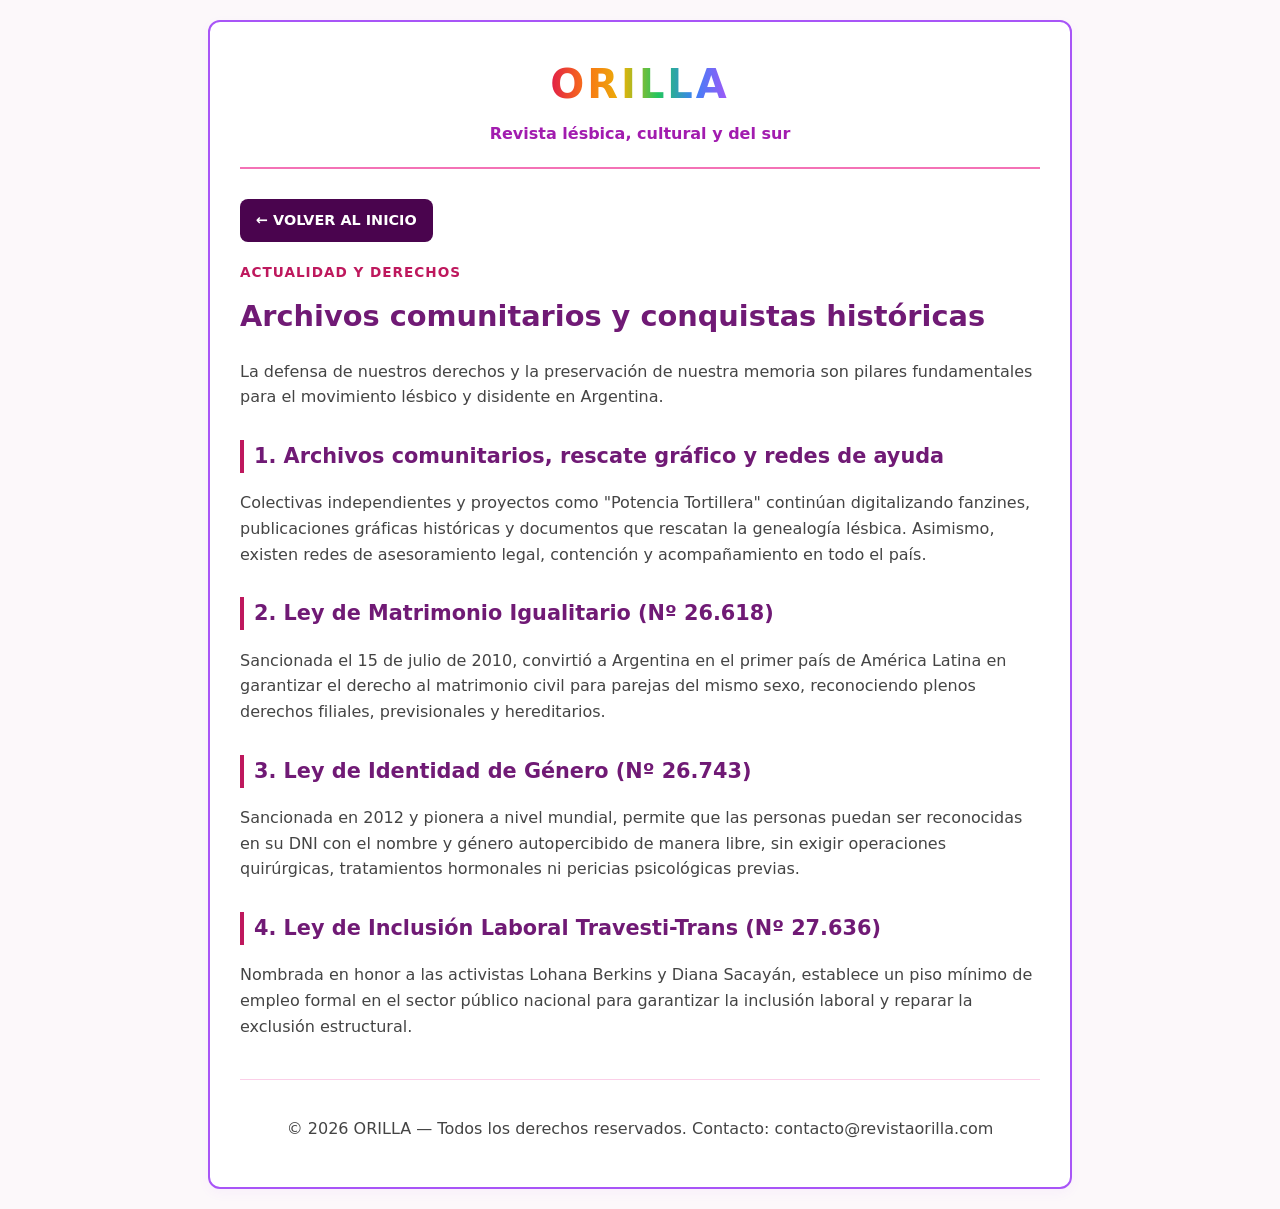
<file: actualidad.html>
<!DOCTYPE html>
<html lang="es">
<head>
    <meta charset="UTF-8">
    <meta name="viewport" content="width=device-width, initial-scale=1.0">
    <title>Actualidad y Derechos — ORILLA</title>

    <style>
        body {
            font-family: system-ui, -apple-system, sans-serif;
            background-color: #fcf8fa;
            color: #2b2b2b;
            margin: 0;
            padding: 20px;
            line-height: 1.6;
        }

        .contenedor {
            max-width: 800px;
            margin: 0 auto;
            background-color: #ffffff;
            border: 2px solid #a855f7;
            border-radius: 12px;
            padding: 30px;
            box-shadow: 0 4px 12px rgba(168, 85, 247, 0.05);
        }

        header {
            text-align: center;
            border-bottom: 2px solid #f472b6;
            padding-bottom: 20px;
            margin-bottom: 30px;
        }

        .logo {
            font-size: 2.5rem;
            font-weight: 900;
            letter-spacing: 3px;
            background: linear-gradient(90deg, #e11d48, #f97316, #eab308, #22c55e, #3b82f6, #a855f7);
            -webkit-background-clip: text;
            -webkit-text-fill-color: transparent;
            display: inline-block;
            margin-bottom: 5px;
        }

        .btn-volver {
            display: inline-block;
            background-color: #4a044e;
            color: #ffffff;
            padding: 10px 16px;
            border-radius: 8px;
            text-decoration: none;
            font-weight: bold;
            font-size: 0.9rem;
            margin-bottom: 20px;
            transition: background-color 0.2s ease;
        }

        .btn-volver:hover {
            background-color: #701a75;
        }

        h1 {
            color: #701a75;
            font-size: 1.8rem;
            margin-top: 0;
        }

        .sub-categoria {
            color: #be185d;
            font-weight: bold;
            font-size: 0.85rem;
            letter-spacing: 1px;
            text-transform: uppercase;
            display: block;
            margin-bottom: 10px;
        }

        h2 {
            color: #701a75;
            font-size: 1.3rem;
            margin-top: 30px;
            border-left: 4px solid #be185d;
            padding-left: 10px;
        }

        p {
            color: #444;
            font-size: 1rem;
            margin-bottom: 15px;
        }

        footer {
            text-align: center;
            margin-top: 40px;
            padding-top: 20px;
            border-top: 1px solid #fbcfe8;
            color: #701a75;
            font-size: 0.85rem;
        }
    </style>
</head>

<body>

<div class="contenedor">

    <header>
        <div class="logo">ORILLA</div>
        <p style="color: #a21caf; margin: 0; font-weight: 600;">Revista lésbica, cultural y del sur</p>
    </header>

    <a href="index.html#actualidad" class="btn-volver">← VOLVER AL INICIO</a>

    <span class="sub-categoria">ACTUALIDAD Y DERECHOS</span>
    <h1>Archivos comunitarios y conquistas históricas</h1>

    <p>La defensa de nuestros derechos y la preservación de nuestra memoria son pilares fundamentales para el movimiento lésbico y disidente en Argentina.</p>

    <h2>1. Archivos comunitarios, rescate gráfico y redes de ayuda</h2>
    <p>Colectivas independientes y proyectos como "Potencia Tortillera" continúan digitalizando fanzines, publicaciones gráficas históricas y documentos que rescatan la genealogía lésbica. Asimismo, existen redes de asesoramiento legal, contención y acompañamiento en todo el país.</p>

    <h2>2. Ley de Matrimonio Igualitario (Nº 26.618)</h2>
    <p>Sancionada el 15 de julio de 2010, convirtió a Argentina en el primer país de América Latina en garantizar el derecho al matrimonio civil para parejas del mismo sexo, reconociendo plenos derechos filiales, previsionales y hereditarios.</p>

    <h2>3. Ley de Identidad de Género (Nº 26.743)</h2>
    <p>Sancionada en 2012 y pionera a nivel mundial, permite que las personas puedan ser reconocidas en su DNI con el nombre y género autopercibido de manera libre, sin exigir operaciones quirúrgicas, tratamientos hormonales ni pericias psicológicas previas.</p>

    <h2>4. Ley de Inclusión Laboral Travesti-Trans (Nº 27.636)</h2>
    <p>Nombrada en honor a las activistas Lohana Berkins y Diana Sacayán, establece un piso mínimo de empleo formal en el sector público nacional para garantizar la inclusión laboral y reparar la exclusión estructural.</p>

    <footer>
        <p>© 2026 ORILLA — Todos los derechos reservados. Contacto: contacto@revistaorilla.com</p>
    </footer>

</div>

</body>
</html>
</file>
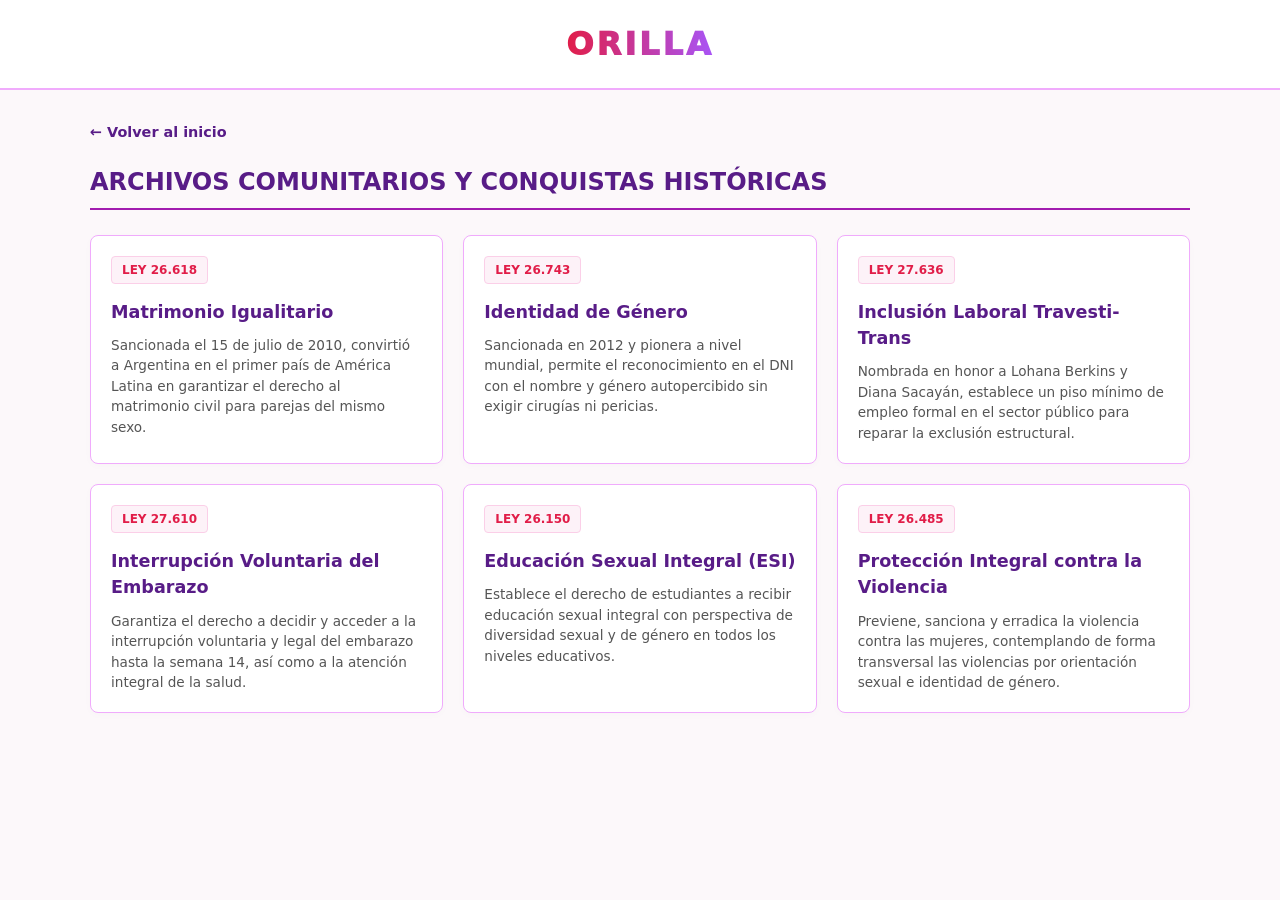
<file: archivo-conquista.html>
<!DOCTYPE html>
<html lang="es">
<head>
    <meta charset="UTF-8">
    <meta name="viewport" content="width=device-width, initial-scale=1.0">
    <title>Archivos comunitarios y conquistas históricas — ORILLA</title>
    <style>
        :root {
            --color-primario: #581c87;
            --color-secundario: #a21caf;
            --color-acento: #e11d48;
            --color-fondo: #fcf8fa;
            --color-tarjeta: #ffffff;
            --color-texto: #2b2b2b;
            --borde-suave: #f0abfc;
        }
        body {
            font-family: system-ui, -apple-system, sans-serif;
            background-color: var(--color-fondo);
            color: var(--color-texto);
            margin: 0;
            padding: 0;
            line-height: 1.5;
        }
        header {
            background-color: #ffffff;
            border-bottom: 2px solid var(--borde-suave);
            padding: 20px;
            text-align: center;
        }
        .logo {
            font-size: 2rem;
            font-weight: 950;
            letter-spacing: 3px;
            background: linear-gradient(90deg, #e11d48, #a855f7);
            -webkit-background-clip: text;
            -webkit-text-fill-color: transparent;
            text-decoration: none;
        }
        main {
            max-width: 1100px;
            margin: 30px auto;
            padding: 0 20px;
        }
        .seccion-titulo {
            font-size: 1.5rem;
            font-weight: 800;
            color: var(--color-primario);
            border-bottom: 2px solid var(--color-secundario);
            padding-bottom: 8px;
            margin-bottom: 25px;
            text-transform: uppercase;
        }
        .grilla-tarjetas {
            display: grid;
            grid-template-columns: repeat(auto-fit, minmax(300px, 1fr));
            gap: 20px;
        }
        .tarjeta {
            background: var(--color-tarjeta);
            border: 1px solid var(--borde-suave);
            border-radius: 8px;
            padding: 20px;
            box-shadow: 0 2px 8px rgba(0,0,0,0.02);
        }
        .badge {
            display: inline-block;
            background-color: #fdf2f8;
            color: var(--color-acento);
            font-size: 0.75rem;
            font-weight: 800;
            padding: 4px 10px;
            border-radius: 4px;
            text-transform: uppercase;
            margin-bottom: 10px;
            border: 1px solid #fbcfe8;
        }
        .tarjeta h3 {
            color: var(--color-primario);
            font-size: 1.1rem;
            margin: 5px 0 10px 0;
        }
        .tarjeta p {
            font-size: 0.85rem;
            color: #555;
            margin: 0;
        }
        .btn-volver {
            display: inline-block;
            margin-bottom: 20px;
            color: var(--color-primario);
            text-decoration: none;
            font-weight: bold;
            font-size: 0.9rem;
        }
        .btn-volver:hover {
            color: var(--color-acento);
        }
    </style>
</head>
<body>

    <header>
        <a href="index.html" class="logo">ORILLA</a>
    </header>

    <main>
        <a href="index.html" class="btn-volver">← Volver al inicio</a>
        
        <div class="seccion-titulo">Archivos comunitarios y conquistas históricas</div>
        
        <div class="grilla-tarjetas">
            <article class="tarjeta">
                <span class="badge">Ley 26.618</span>
                <h3>Matrimonio Igualitario</h3>
                <p>Sancionada el 15 de julio de 2010, convirtió a Argentina en el primer país de América Latina en garantizar el derecho al matrimonio civil para parejas del mismo sexo.</p>
            </article>

            <article class="tarjeta">
                <span class="badge">Ley 26.743</span>
                <h3>Identidad de Género</h3>
                <p>Sancionada en 2012 y pionera a nivel mundial, permite el reconocimiento en el DNI con el nombre y género autopercibido sin exigir cirugías ni pericias.</p>
            </article>

            <article class="tarjeta">
                <span class="badge">Ley 27.636</span>
                <h3>Inclusión Laboral Travesti-Trans</h3>
                <p>Nombrada en honor a Lohana Berkins y Diana Sacayán, establece un piso mínimo de empleo formal en el sector público para reparar la exclusión estructural.</p>
            </article>

            <article class="tarjeta">
                <span class="badge">Ley 27.610</span>
                <h3>Interrupción Voluntaria del Embarazo</h3>
                <p>Garantiza el derecho a decidir y acceder a la interrupción voluntaria y legal del embarazo hasta la semana 14, así como a la atención integral de la salud.</p>
            </article>

            <article class="tarjeta">
                <span class="badge">Ley 26.150</span>
                <h3>Educación Sexual Integral (ESI)</h3>
                <p>Establece el derecho de estudiantes a recibir educación sexual integral con perspectiva de diversidad sexual y de género en todos los niveles educativos.</p>
            </article>

            <article class="tarjeta">
                <span class="badge">Ley 26.485</span>
                <h3>Protección Integral contra la Violencia</h3>
                <p>Previene, sanciona y erradica la violencia contra las mujeres, contemplando de forma transversal las violencias por orientación sexual e identidad de género.</p>
            </article>
        </div>
    </main>

</body>
</html>
</file>
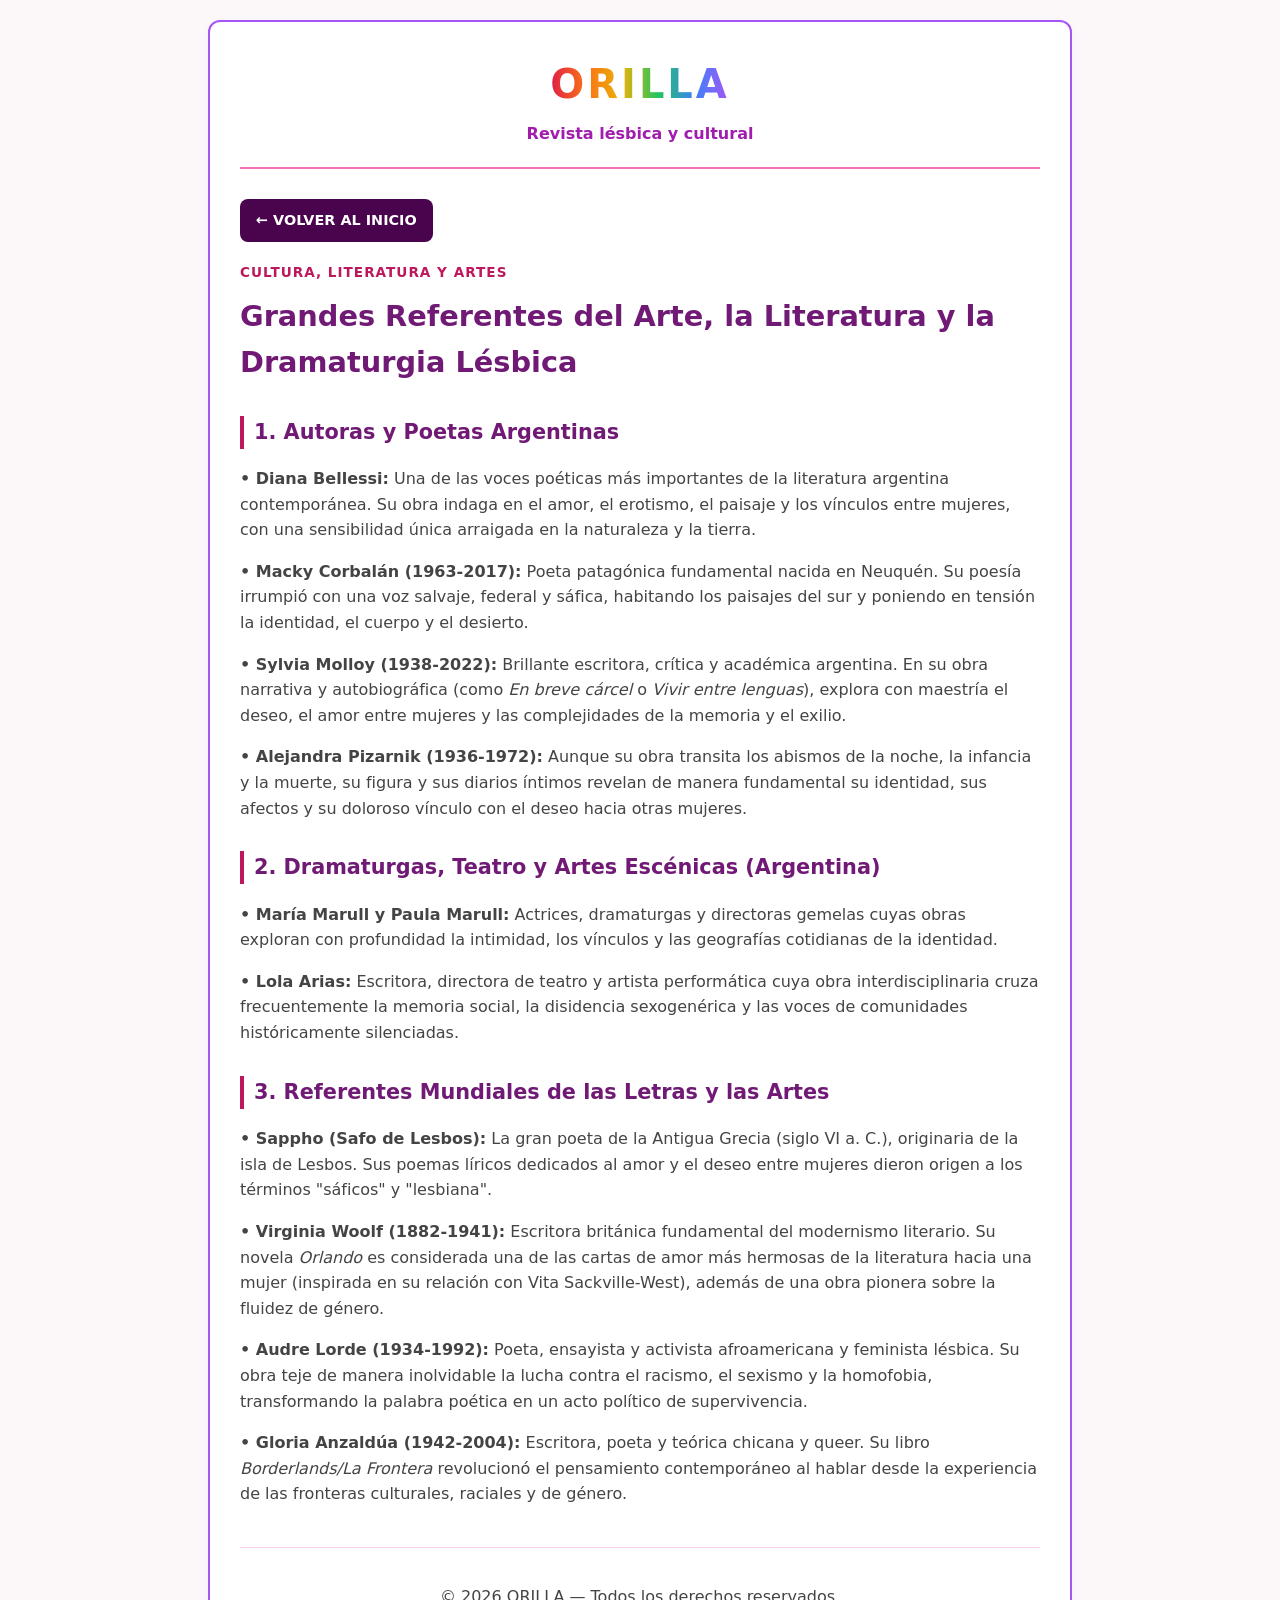
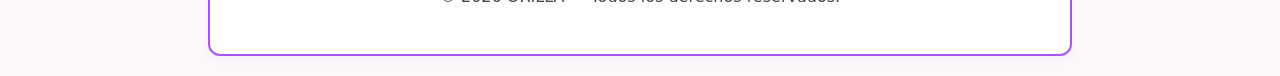
<file: cultura.html>
<!DOCTYPE html>
<html lang="es">
<head>
    <meta charset="UTF-8">
    <meta name="viewport" content="width=device-width, initial-scale=1.0">
    <title>Cultura, Autoras y Literatura — ORILLA</title>

    <style>
        body {
            font-family: system-ui, -apple-system, sans-serif;
            background-color: #fcf8fa;
            color: #2b2b2b;
            margin: 0;
            padding: 20px;
            line-height: 1.6;
        }

        .contenedor {
            max-width: 800px;
            margin: 0 auto;
            background-color: #ffffff;
            border: 2px solid #a855f7;
            border-radius: 12px;
            padding: 30px;
            box-shadow: 0 4px 12px rgba(168, 85, 247, 0.05);
        }

        header {
            text-align: center;
            border-bottom: 2px solid #f472b6;
            padding-bottom: 20px;
            margin-bottom: 30px;
        }

        .logo {
            font-size: 2.5rem;
            font-weight: 900;
            letter-spacing: 3px;
            background: linear-gradient(90deg, #e11d48, #f97316, #eab308, #22c55e, #3b82f6, #a855f7);
            -webkit-background-clip: text;
            -webkit-text-fill-color: transparent;
            display: inline-block;
            margin-bottom: 5px;
        }

        .btn-volver {
            display: inline-block;
            background-color: #4a044e;
            color: #ffffff;
            padding: 10px 16px;
            border-radius: 8px;
            text-decoration: none;
            font-weight: bold;
            font-size: 0.9rem;
            margin-bottom: 20px;
            transition: background-color 0.2s ease;
        }

        .btn-volver:hover {
            background-color: #701a75;
        }

        h1 {
            color: #701a75;
            font-size: 1.8rem;
            margin-top: 0;
        }

        .sub-categoria {
            color: #be185d;
            font-weight: bold;
            font-size: 0.85rem;
            letter-spacing: 1px;
            text-transform: uppercase;
            display: block;
            margin-bottom: 10px;
        }

        h2 {
            color: #701a75;
            font-size: 1.3rem;
            margin-top: 30px;
            border-left: 4px solid #be185d;
            padding-left: 10px;
        }

        p {
            color: #444;
            font-size: 1rem;
            margin-bottom: 15px;
        }

        footer {
            text-align: center;
            margin-top: 40px;
            padding-top: 20px;
            border-top: 1px solid #fbcfe8;
            color: #701a75;
            font-size: 0.85rem;
        }
    </style>
</head>

<body>

<div class="contenedor">

    <header>
        <div class="logo">ORILLA</div>
        <p style="color: #a21caf; margin: 0; font-weight: 600;">Revista lésbica y cultural</p>
    </header>

    <a href="index.html#cultura" class="btn-volver">← VOLVER AL INICIO</a>

    <span class="sub-categoria">CULTURA, LITERATURA Y ARTES</span>
    <h1>Grandes Referentes del Arte, la Literatura y la Dramaturgia Lésbica</h1>

    <h2>1. Autoras y Poetas Argentinas</h2>
    <p><strong>• Diana Bellessi:</strong> Una de las voces poéticas más importantes de la literatura argentina contemporánea. Su obra indaga en el amor, el erotismo, el paisaje y los vínculos entre mujeres, con una sensibilidad única arraigada en la naturaleza y la tierra.</p>
    <p><strong>• Macky Corbalán (1963-2017):</strong> Poeta patagónica fundamental nacida en Neuquén. Su poesía irrumpió con una voz salvaje, federal y sáfica, habitando los paisajes del sur y poniendo en tensión la identidad, el cuerpo y el desierto.</p>
    <p><strong>• Sylvia Molloy (1938-2022):</strong> Brillante escritora, crítica y académica argentina. En su obra narrativa y autobiográfica (como <em>En breve cárcel</em> o <em>Vivir entre lenguas</em>), explora con maestría el deseo, el amor entre mujeres y las complejidades de la memoria y el exilio.</p>
    <p><strong>• Alejandra Pizarnik (1936-1972):</strong> Aunque su obra transita los abismos de la noche, la infancia y la muerte, su figura y sus diarios íntimos revelan de manera fundamental su identidad, sus afectos y su doloroso vínculo con el deseo hacia otras mujeres.</p>

    <h2>2. Dramaturgas, Teatro y Artes Escénicas (Argentina)</h2>
    <p><strong>• María Marull y Paula Marull:</strong> Actrices, dramaturgas y directoras gemelas cuyas obras exploran con profundidad la intimidad, los vínculos y las geografías cotidianas de la identidad.</p>
    <p><strong>• Lola Arias:</strong> Escritora, directora de teatro y artista performática cuya obra interdisciplinaria cruza frecuentemente la memoria social, la disidencia sexogenérica y las voces de comunidades históricamente silenciadas.</p>

    <h2>3. Referentes Mundiales de las Letras y las Artes</h2>
    <p><strong>• Sappho (Safo de Lesbos):</strong> La gran poeta de la Antigua Grecia (siglo VI a. C.), originaria de la isla de Lesbos. Sus poemas líricos dedicados al amor y el deseo entre mujeres dieron origen a los términos "sáficos" y "lesbiana".</p>
    <p><strong>• Virginia Woolf (1882-1941):</strong> Escritora británica fundamental del modernismo literario. Su novela <em>Orlando</em> es considerada una de las cartas de amor más hermosas de la literatura hacia una mujer (inspirada en su relación con Vita Sackville-West), además de una obra pionera sobre la fluidez de género.</p>
    <p><strong>• Audre Lorde (1934-1992):</strong> Poeta, ensayista y activista afroamericana y feminista lésbica. Su obra teje de manera inolvidable la lucha contra el racismo, el sexismo y la homofobia, transformando la palabra poética en un acto político de supervivencia.</p>
    <p><strong>• Gloria Anzaldúa (1942-2004):</strong> Escritora, poeta y teórica chicana y queer. Su libro <em>Borderlands/La Frontera</em> revolucionó el pensamiento contemporáneo al hablar desde la experiencia de las fronteras culturales, raciales y de género.</p>

    <footer>
        <p>© 2026 ORILLA — Todos los derechos reservados.</p>
    </footer>

</div>

</body>
</html>
</file>
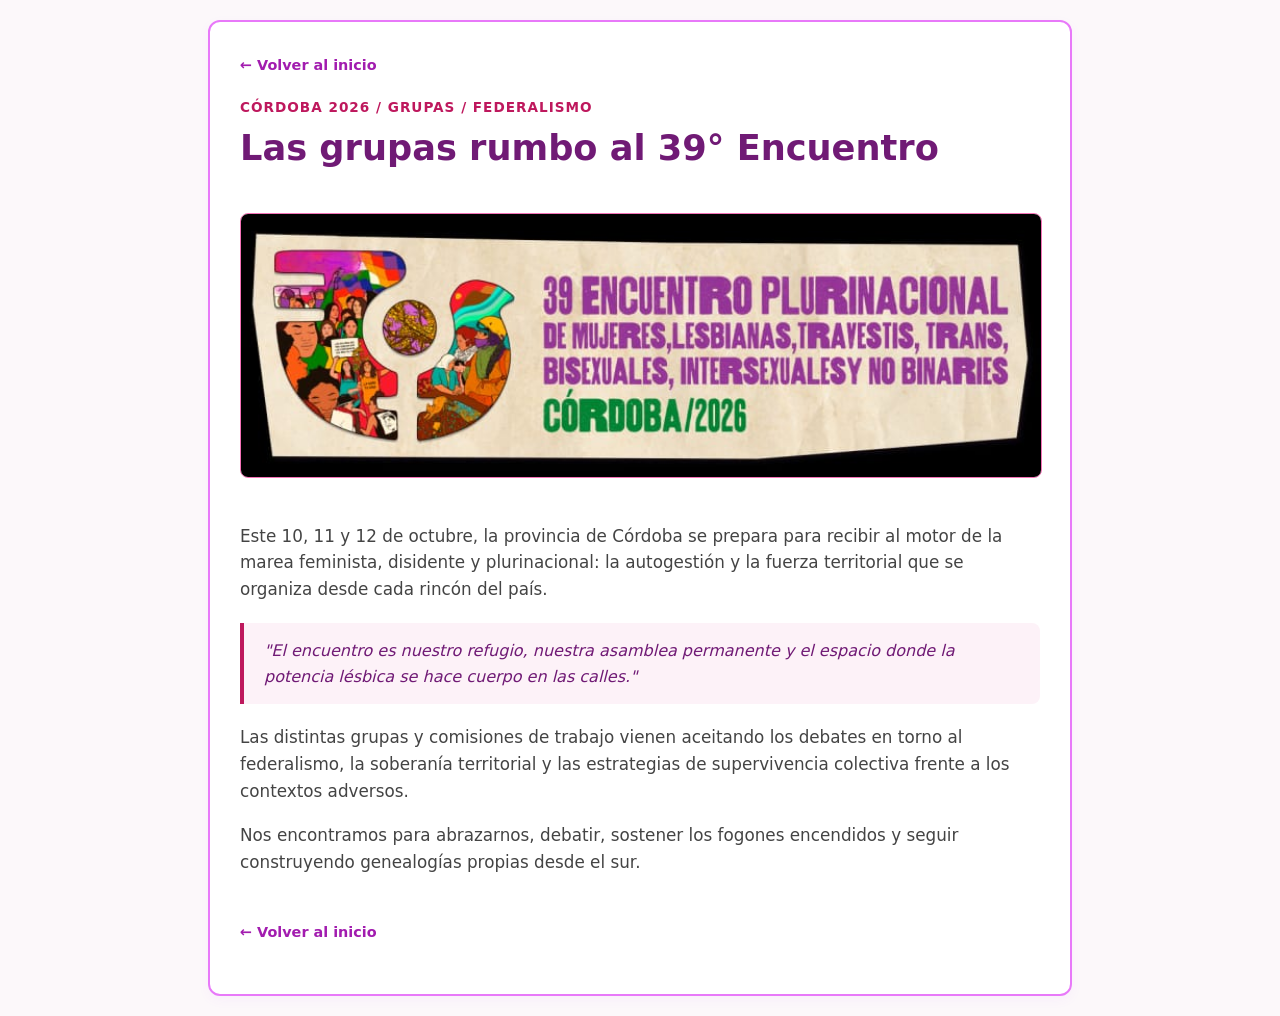
<file: encuentro-cordoba.html>
<!DOCTYPE html>
<html lang="es">
<head>
    <meta charset="UTF-8">
    <meta name="viewport" content="width=device-width, initial-scale=1.0">
    <title>Las grupas rumbo al 39° Encuentro — ORILLA</title>

    <style>
        body {
            font-family: system-ui, -apple-system, sans-serif;
            background-color: #fcf8fa;
            color: #2b2b2b;
            margin: 0;
            padding: 20px;
            line-height: 1.6;
        }

        .contenedor {
            max-width: 800px;
            margin: 0 auto;
            background-color: #ffffff;
            border: 2px solid #e879f9;
            border-radius: 12px;
            padding: 30px;
            box-shadow: 0 4px 12px rgba(168, 85, 247, 0.05);
        }

        .volver {
            display: inline-block;
            margin-bottom: 20px;
            color: #a21caf;
            text-decoration: none;
            font-weight: bold;
            font-size: 0.9rem;
        }

        .volver:hover {
            text-decoration: underline;
        }

        .categoria {
            color: #be185d;
            font-weight: bold;
            font-size: 0.85rem;
            letter-spacing: 1px;
            text-transform: uppercase;
            display: block;
            margin-bottom: 8px;
        }

        h1 {
            color: #701a75;
            font-size: 2.2rem;
            margin-top: 0;
            line-height: 1.2;
        }

        .imagen-nota {
            width: 100%;
            max-height: 400px;
            object-fit: cover;
            border-radius: 8px;
            border: 1px solid #f472b6;
            margin: 20px 0;
        }

        p {
            font-size: 1.05rem;
            color: #444;
            margin-bottom: 15px;
        }

        .destacado {
            background-color: #fdf2f8;
            border-left: 4px solid #be185d;
            padding: 15px 20px;
            margin: 20px 0;
            border-radius: 0 8px 8px 0;
            font-style: italic;
            color: #701a75;
        }
    </style>
</head>

<body>

<div class="contenedor">
    <a href="index.html" class="volver">← Volver al inicio</a>

    <span class="categoria">CÓRDOBA 2026 / GRUPAS / FEDERALISMO</span>
    <h1>Las grupas rumbo al 39° Encuentro</h1>

    <!-- AQUÍ ESTÁ LA FOTO CORRECTA DE CÓRDOBA -->
    <img src="encuentro_cordoba.jpg" alt="Encuentro Plurinacional Córdoba" class="imagen-nota">

    <p>
        Este 10, 11 y 12 de octubre, la provincia de Córdoba se prepara para recibir al motor de la marea feminista, disidente y plurinacional: la autogestión y la fuerza territorial que se organiza desde cada rincón del país.
    </p>

    <div class="destacado">
        "El encuentro es nuestro refugio, nuestra asamblea permanente y el espacio donde la potencia lésbica se hace cuerpo en las calles."
    </div>

    <p>
        Las distintas grupas y comisiones de trabajo vienen aceitando los debates en torno al federalismo, la soberanía territorial y las estrategias de supervivencia colectiva frente a los contextos adversos. 
    </p>

    <p>
        Nos encontramos para abrazarnos, debatir, sostener los fogones encendidos y seguir construyendo genealogías propias desde el sur.
    </p>

    <a href="index.html" class="volver" style="margin-top: 30px;">← Volver al inicio</a>
</div>

</body>
</html>
</file>
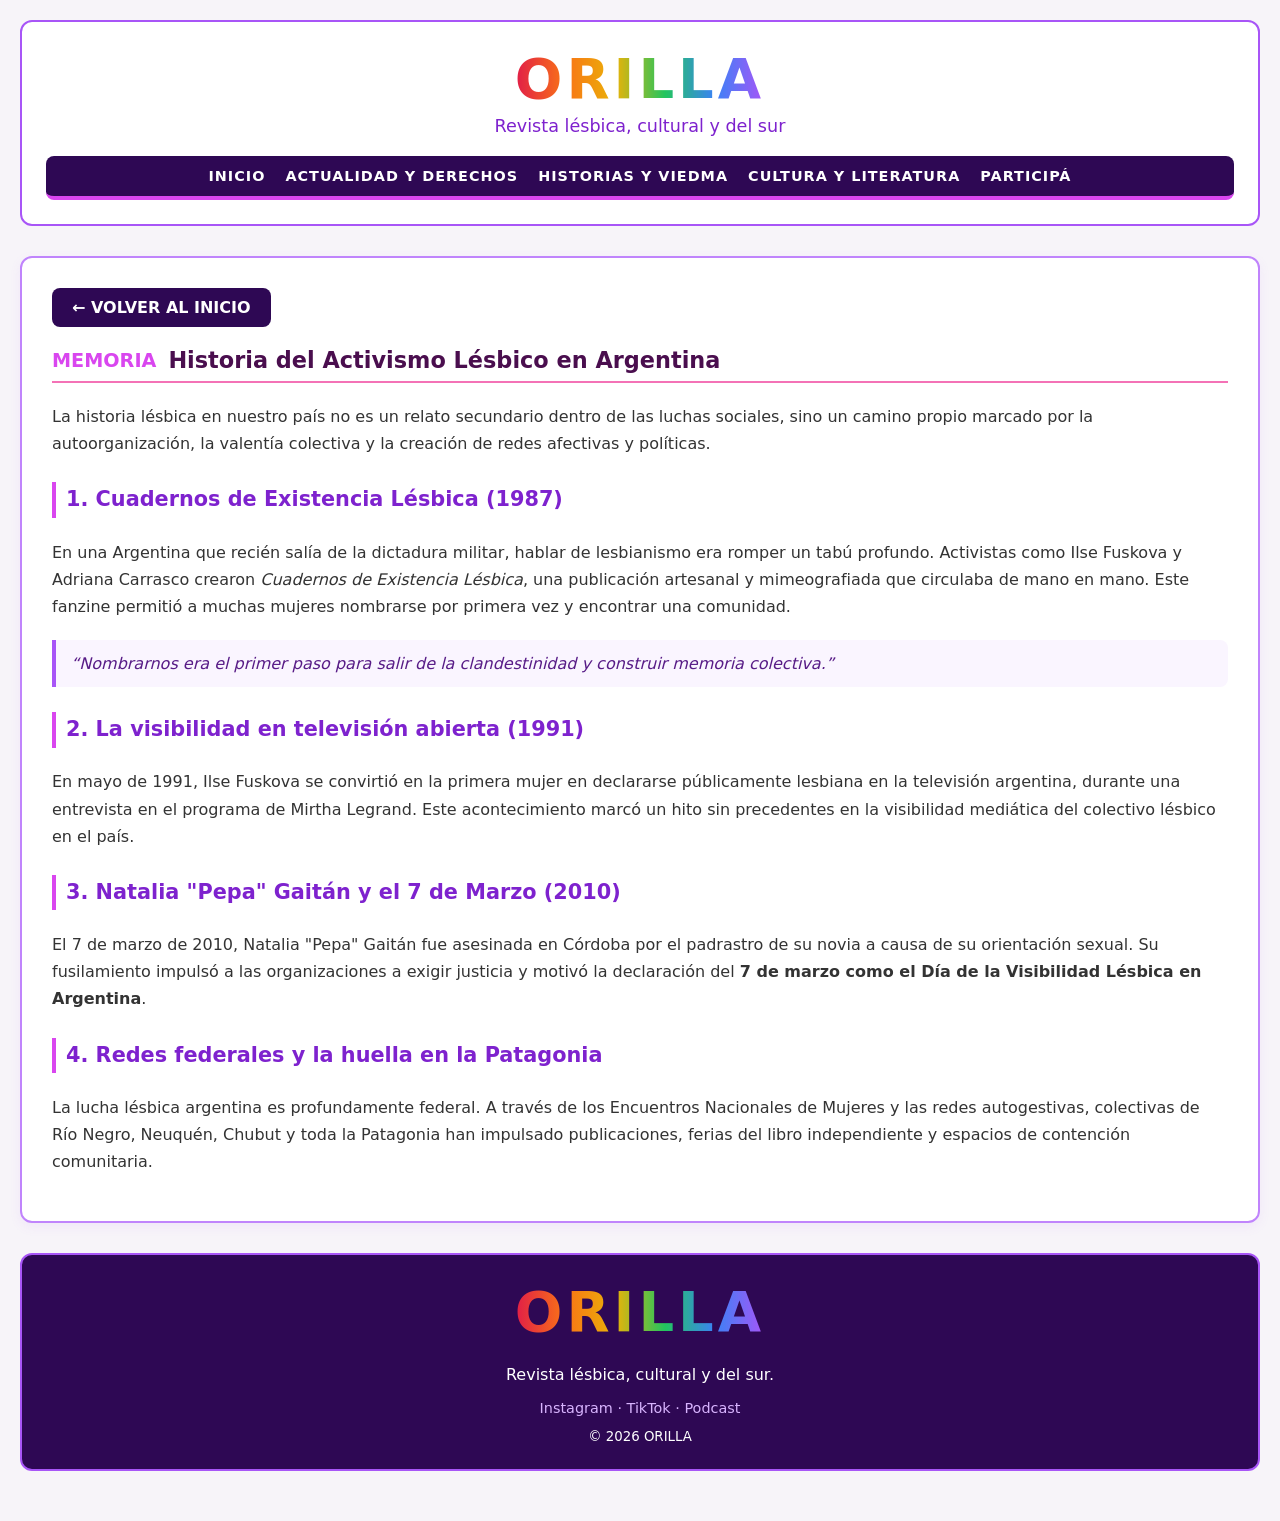
<file: historia-lesbica.html>
<!DOCTYPE html>
<html lang="es">
<head>
    <meta charset="UTF-8">
    <meta name="viewport" content="width=device-width, initial-scale=1.0">
    <title>ORILLA — Historia Lésbica en Argentina</title>

    <style>
        html {
            scroll-behavior: smooth;
        }

        body {
            font-family: system-ui, -apple-system, sans-serif;
            background-color: #f7f4f9;
            color: #2b2b2b;
            margin: 0;
            padding: 20px;
        }

        header, footer {
            border: 2px solid #a855f7;
            border-radius: 12px;
            padding: 24px;
            margin-bottom: 30px;
            background-color: #ffffff;
            text-align: center;
        }

        header {
            background-color: #ffffff;
        }

        footer {
            background-color: #2e0854;
            color: #ffffff;
        }

        footer .redes {
            margin: 10px 0;
            color: #d8b4fe;
            font-size: 0.9rem;
        }

        .logo {
            font-size: 3.5rem;
            font-weight: 900;
            letter-spacing: 4px;
            margin-bottom: 5px;
            background: linear-gradient(90deg, #e11d48, #f97316, #eab308, #22c55e, #3b82f6, #a855f7);
            -webkit-background-clip: text;
            -webkit-text-fill-color: transparent;
            display: inline-block;
        }

        .subtitulo {
            font-size: 1.1rem;
            color: #7e22ce;
            margin-top: 0;
            margin-bottom: 20px;
            font-weight: 500;
        }

        nav {
            background-color: #2e0854;
            padding: 12px;
            border-radius: 8px;
            display: flex;
            justify-content: center;
            gap: 20px;
            flex-wrap: wrap;
            border-bottom: 4px solid #d946ef;
        }

        nav a {
            color: #ffffff;
            text-decoration: none;
            font-weight: bold;
            font-size: 0.9rem;
            letter-spacing: 1px;
            transition: color 0.2s ease;
        }

        nav a:hover {
            color: #f472b6;
        }

        main section {
            border: 2px solid #c084fc;
            border-radius: 12px;
            padding: 30px;
            margin-bottom: 30px;
            background-color: #ffffff;
            box-shadow: 0 4px 12px rgba(168, 85, 247, 0.08);
        }

        .titulo-seccion {
            display: flex;
            align-items: center;
            gap: 12px;
            border-bottom: 2px solid #f472b6;
            padding-bottom: 8px;
            margin-bottom: 20px;
        }

        .titulo-seccion span {
            color: #d946ef;
            font-weight: bold;
            font-size: 1.2rem;
        }

        .titulo-seccion h2 {
            color: #4a0e4e;
            margin: 0;
            font-size: 1.4rem;
        }

        .articulo-historia {
            line-height: 1.7;
            font-size: 1rem;
            color: #333333;
        }

        .articulo-historia h3 {
            color: #7e22ce;
            font-size: 1.3rem;
            margin-top: 25px;
            border-left: 4px solid #d946ef;
            padding-left: 10px;
        }

        .btn-volver {
            display: inline-block;
            background-color: #2e0854;
            color: white;
            padding: 10px 20px;
            border-radius: 8px;
            font-weight: bold;
            text-decoration: none;
            margin-bottom: 20px;
            transition: background-color 0.2s ease;
        }

        .btn-volver:hover {
            background-color: #a855f7;
        }

        blockquote {
            font-style: italic;
            border-left: 4px solid #a855f7;
            margin: 20px 0;
            padding: 10px 15px;
            background-color: #faf5ff;
            color: #581c87;
            border-radius: 0 8px 8px 0;
        }
    </style>
</head>

<body>

<header>
    <div class="logo">ORILLA</div>
    <p class="subtitulo">Revista lésbica, cultural y del sur</p>

    <nav>
        <a href="index.html">INICIO</a>
        <a href="index.html#actualidad">ACTUALIDAD Y DERECHOS</a>
        <a href="index.html#sur">HISTORIAS Y VIEDMA</a>
        <a href="index.html#cultura">CULTURA Y LITERATURA</a>
        <a href="index.html#participa">PARTICIPÁ</a>
    </nav>
</header>

<main>

    <section>
        <a href="index.html" class="btn-volver">← VOLVER AL INICIO</a>

        <div class="titulo-seccion">
            <span>MEMORIA</span>
            <h2>Historia del Activismo Lésbico en Argentina</h2>
        </div>

        <article class="articulo-historia">
            <p>
                La historia lésbica en nuestro país no es un relato secundario dentro de las luchas sociales, sino un camino propio marcado por la autoorganización, la valentía colectiva y la creación de redes afectivas y políticas.
            </p>

            <h3>1. Cuadernos de Existencia Lésbica (1987)</h3>
            <p>
                En una Argentina que recién salía de la dictadura militar, hablar de lesbianismo era romper un tabú profundo. Activistas como Ilse Fuskova y Adriana Carrasco crearon <em>Cuadernos de Existencia Lésbica</em>, una publicación artesanal y mimeografiada que circulaba de mano en mano. Este fanzine permitió a muchas mujeres nombrarse por primera vez y encontrar una comunidad.
            </p>

            <blockquote>
                “Nombrarnos era el primer paso para salir de la clandestinidad y construir memoria colectiva.”
            </blockquote>

            <h3>2. La visibilidad en televisión abierta (1991)</h3>
            <p>
                En mayo de 1991, Ilse Fuskova se convirtió en la primera mujer en declararse públicamente lesbiana en la televisión argentina, durante una entrevista en el programa de Mirtha Legrand. Este acontecimiento marcó un hito sin precedentes en la visibilidad mediática del colectivo lésbico en el país.
            </p>

            <h3>3. Natalia "Pepa" Gaitán y el 7 de Marzo (2010)</h3>
            <p>
                El 7 de marzo de 2010, Natalia "Pepa" Gaitán fue asesinada en Córdoba por el padrastro de su novia a causa de su orientación sexual. Su fusilamiento impulsó a las organizaciones a exigir justicia y motivó la declaración del <strong>7 de marzo como el Día de la Visibilidad Lésbica en Argentina</strong>.
            </p>

            <h3>4. Redes federales y la huella en la Patagonia</h3>
            <p>
                La lucha lésbica argentina es profundamente federal. A través de los Encuentros Nacionales de Mujeres y las redes autogestivas, colectivas de Río Negro, Neuquén, Chubut y toda la Patagonia han impulsado publicaciones, ferias del libro independiente y espacios de contención comunitaria.
            </p>
        </article>
    </section>

</main>

<footer>
    <div class="logo">ORILLA</div>
    <p>Revista lésbica, cultural y del sur.</p>
    <div class="redes">Instagram · TikTok · Podcast</div>
    <small>© 2026 ORILLA</small>
</footer>

</body>
</html>
</file>
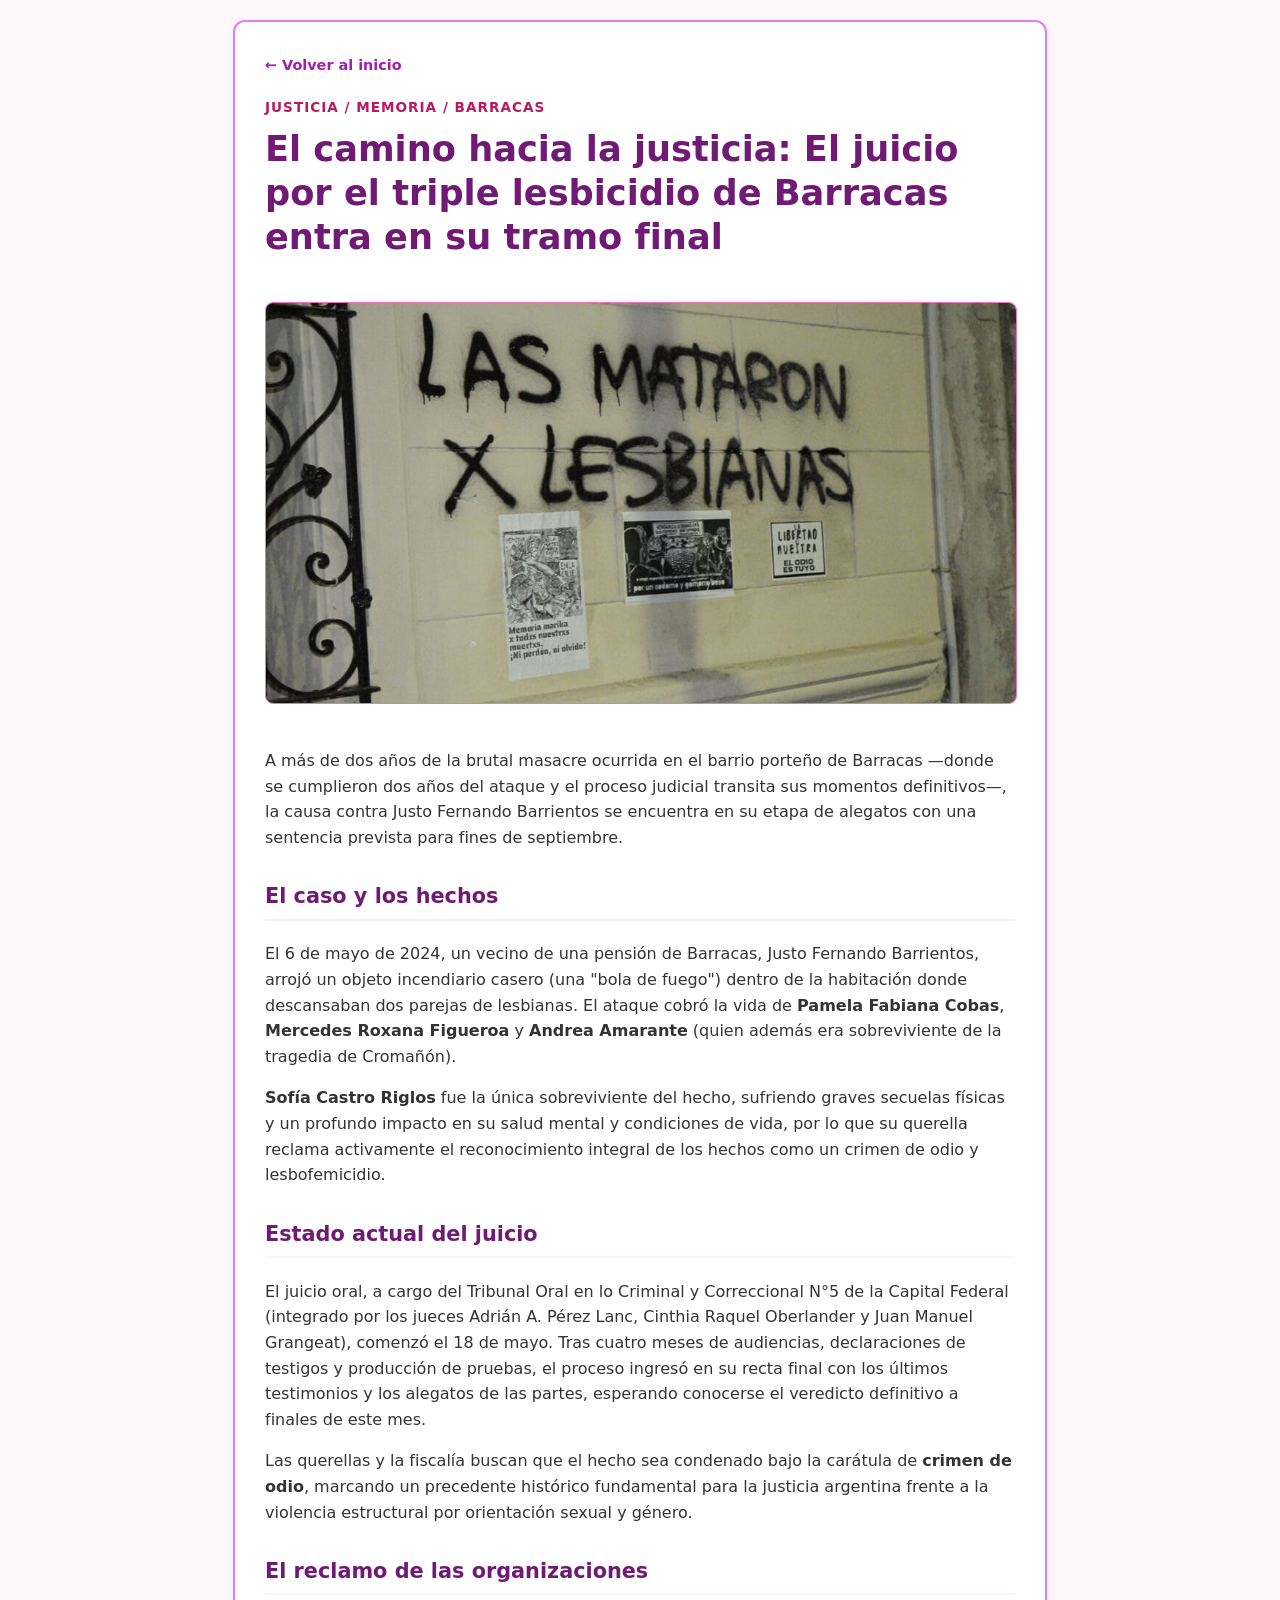
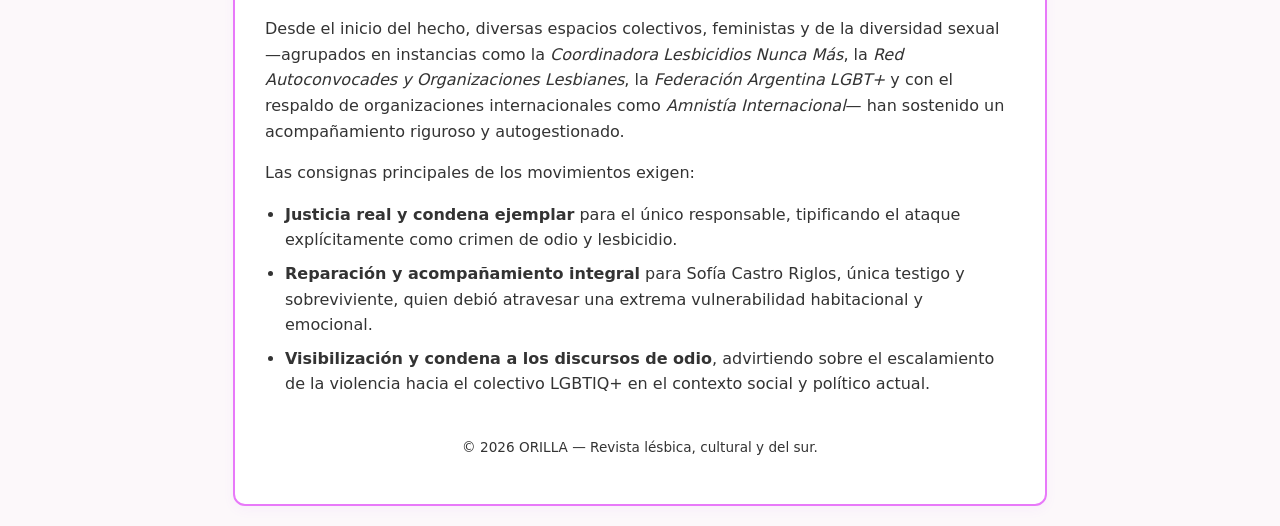
<file: noticia-barracas.html>
<!DOCTYPE html>
<html lang="es">
<head>
    <meta charset="UTF-8">
    <meta name="viewport" content="width=device-width, initial-scale=1.0">
    <title>Juicio por el triple lesbicidio de Barracas — ORILLA</title>
    <style>
        body {
            font-family: system-ui, -apple-system, sans-serif;
            background-color: #fcf8fa;
            color: #2b2b2b;
            margin: 0;
            padding: 20px;
            line-height: 1.6;
        }

        .contenedor-nota {
            max-width: 750px;
            margin: 0 auto;
            background-color: #ffffff;
            border: 2px solid #e879f9;
            border-radius: 12px;
            padding: 30px;
            box-shadow: 0 4px 12px rgba(168, 85, 247, 0.05);
        }

        .volver {
            display: inline-block;
            margin-bottom: 20px;
            color: #a21caf;
            text-decoration: none;
            font-weight: bold;
            font-size: 0.9rem;
        }

        .volver:hover {
            text-decoration: underline;
        }

        .categoria-nota {
            color: #be185d;
            font-weight: bold;
            font-size: 0.85rem;
            letter-spacing: 1px;
            text-transform: uppercase;
            display: block;
            margin-bottom: 8px;
        }

        h1 {
            color: #701a75;
            font-size: 2.2rem;
            margin-top: 0;
            line-height: 1.25;
        }

        .imagen-principal {
            width: 100%;
            height: auto;
            max-height: 400px;
            object-fit: cover;
            border-radius: 8px;
            border: 1px solid #f472b6;
            margin: 20px 0;
        }

        h3 {
            color: #701a75;
            margin-top: 30px;
            font-size: 1.3rem;
            border-bottom: 2px solid #fdf2f8;
            padding-bottom: 5px;
        }

        p {
            margin-bottom: 15px;
            color: #333;
        }

        ul {
            margin-bottom: 20px;
            padding-left: 20px;
        }

        li {
            margin-bottom: 8px;
            color: #333;
        }

        footer {
            text-align: center;
            margin-top: 40px;
            font-size: 0.85rem;
            color: #888;
        }
    </style>
</head>
<body>

<div class="contenedor-nota">
    <a href="índice.html" class="liberar volver">← Volver al inicio</a>

    <span class="categoria-nota">JUSTICIA / MEMORIA / BARRACAS</span>
    <h1>El camino hacia la justicia: El juicio por el triple lesbicidio de Barracas entra en su tramo final</h1>

    <img src="barracas.jpeg" alt="Juicio por el triple lesbicidio de Barracas" class="imagen-principal">

    <p>A más de dos años de la brutal masacre ocurrida en el barrio porteño de Barracas —donde se cumplieron dos años del ataque y el proceso judicial transita sus momentos definitivos—, la causa contra Justo Fernando Barrientos se encuentra en su etapa de alegatos con una sentencia prevista para fines de septiembre.</p>

    <h3>El caso y los hechos</h3>
    <p>El 6 de mayo de 2024, un vecino de una pensión de Barracas, Justo Fernando Barrientos, arrojó un objeto incendiario casero (una "bola de fuego") dentro de la habitación donde descansaban dos parejas de lesbianas. El ataque cobró la vida de <strong>Pamela Fabiana Cobas</strong>, <strong>Mercedes Roxana Figueroa</strong> y <strong>Andrea Amarante</strong> (quien además era sobreviviente de la tragedia de Cromañón).</p>
    <p><strong>Sofía Castro Riglos</strong> fue la única sobreviviente del hecho, sufriendo graves secuelas físicas y un profundo impacto en su salud mental y condiciones de vida, por lo que su querella reclama activamente el reconocimiento integral de los hechos como un crimen de odio y lesbofemicidio.</p>

    <h3>Estado actual del juicio</h3>
    <p>El juicio oral, a cargo del Tribunal Oral en lo Criminal y Correccional N°5 de la Capital Federal (integrado por los jueces Adrián A. Pérez Lanc, Cinthia Raquel Oberlander y Juan Manuel Grangeat), comenzó el 18 de mayo. Tras cuatro meses de audiencias, declaraciones de testigos y producción de pruebas, el proceso ingresó en su recta final con los últimos testimonios y los alegatos de las partes, esperando conocerse el veredicto definitivo a finales de este mes.</p>
    <p>Las querellas y la fiscalía buscan que el hecho sea condenado bajo la carátula de <strong>crimen de odio</strong>, marcando un precedente histórico fundamental para la justicia argentina frente a la violencia estructural por orientación sexual y género.</p>

    <h3>El reclamo de las organizaciones</h3>
    <p>Desde el inicio del hecho, diversas espacios colectivos, feministas y de la diversidad sexual —agrupados en instancias como la <em>Coordinadora Lesbicidios Nunca Más</em>, la <em>Red Autoconvocades y Organizaciones Lesbianes</em>, la <em>Federación Argentina LGBT+</em> y con el respaldo de organizaciones internacionales como <em>Amnistía Internacional</em>— han sostenido un acompañamiento riguroso y autogestionado.</p>
    
    <p>Las consignas principales de los movimientos exigen:</p>
    <ul>
        <li><strong>Justicia real y condena ejemplar</strong> para el único responsable, tipificando el ataque explícitamente como crimen de odio y lesbicidio.</li>
        <li><strong>Reparación y acompañamiento integral</strong> para Sofía Castro Riglos, única testigo y sobreviviente, quien debió atravesar una extrema vulnerabilidad habitacional y emocional.</li>
        <li><strong>Visibilización y condena a los discursos de odio</strong>, advirtiendo sobre el escalamiento de la violencia hacia el colectivo LGBTIQ+ en el contexto social y político actual.</li>
    </ul>

    <footer>
        <p>© 2026 ORILLA — Revista lésbica, cultural y del sur.</p>
    </footer>
</div>

</body>
</html>
</file>
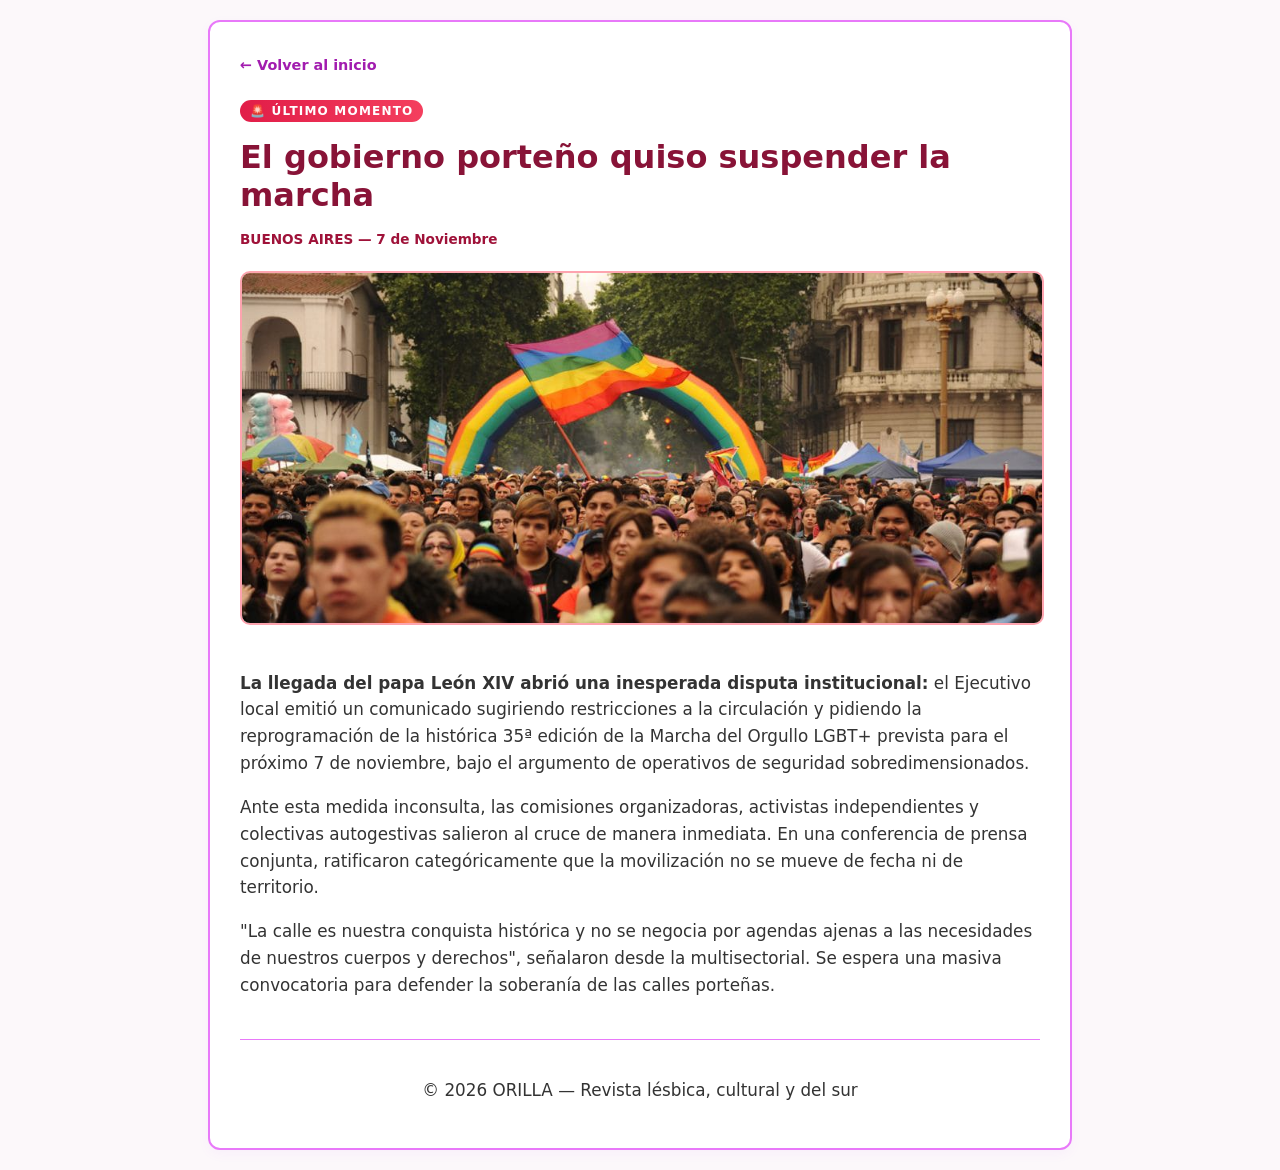
<file: noticia-tension-marcha.html>
<!DOCTYPE html>
<html lang="es">
<head>
    <meta charset="UTF-8">
    <meta name="viewport" content="width=device-width, initial-scale=1.0">
    <title>El gobierno porteño quiso suspender la marcha — ORILLA</title>
    <style>
        body {
            font-family: system-ui, -apple-system, sans-serif;
            background-color: #fcf8fa;
            color: #2b2b2b;
            margin: 0;
            padding: 20px;
            line-height: 1.6;
        }

        .contenedor-nota {
            max-width: 800px;
            margin: 0 auto;
            background-color: #ffffff;
            border: 2px solid #e879f9;
            border-radius: 12px;
            padding: 30px;
            box-shadow: 0 4px 12px rgba(168, 85, 247, 0.05);
        }

        .volver {
            display: inline-block;
            color: #a21caf;
            text-decoration: none;
            font-weight: bold;
            margin-bottom: 20px;
            font-size: 0.9rem;
        }

        .volver:hover {
            text-decoration: underline;
        }

        .badge-urgente {
            background: linear-gradient(90deg, #e11d48, #f43f5e);
            color: #ffffff;
            font-size: 0.75rem;
            font-weight: 900;
            padding: 4px 10px;
            border-radius: 20px;
            letter-spacing: 1.2px;
            text-transform: uppercase;
        }

        h1 {
            color: #881337;
            font-size: 2rem;
            margin-top: 15px;
            margin-bottom: 15px;
            line-height: 1.2;
        }

        .fecha {
            font-size: 0.85rem;
            color: #9f1239;
            font-weight: bold;
            margin-bottom: 20px;
            display: block;
        }

        .imagen-principal {
            width: 100%;
            height: 350px;
            object-fit: cover;
            border-radius: 10px;
            border: 2px solid #fda4af;
            margin-bottom: 20px;
        }

        p {
            font-size: 1.05rem;
            color: #333;
            margin-bottom: 15px;
        }

        footer {
            text-align: center;
            margin-top: 40px;
            font-size: 0.85rem;
            color: #666;
            border-top: 1px solid #e879f9;
            padding-top: 20px;
        }
    </style>
</head>
<body>

    <div class="contenedor-nota">
        <a href="index.html" class="volver">← Volver al inicio</a>
        
        <div>
            <span class="badge-urgente">🚨 ÚLTIMO MOMENTO</span>
        </div>
        
        <h1>El gobierno porteño quiso suspender la marcha</h1>
        <span class="fecha">BUENOS AIRES — 7 de Noviembre</span>

        <img src="marcha_orgullo.jpg" alt="Marcha del Orgullo CABA" class="imagen-principal">

        <p><strong>La llegada del papa León XIV abrió una inesperada disputa institucional:</strong> el Ejecutivo local emitió un comunicado sugiriendo restricciones a la circulación y pidiendo la reprogramación de la histórica 35ª edición de la Marcha del Orgullo LGBT+ prevista para el próximo 7 de noviembre, bajo el argumento de operativos de seguridad sobredimensionados.</p>

        <p>Ante esta medida inconsulta, las comisiones organizadoras, activistas independientes y colectivas autogestivas salieron al cruce de manera inmediata. En una conferencia de prensa conjunta, ratificaron categóricamente que la movilización no se mueve de fecha ni de territorio.</p>

        <p>"La calle es nuestra conquista histórica y no se negocia por agendas ajenas a las necesidades de nuestros cuerpos y derechos", señalaron desde la multisectorial. Se espera una masiva convocatoria para defender la soberanía de las calles porteñas.</p>

        <footer>
            <p>© 2026 ORILLA — Revista lésbica, cultural y del sur</p>
        </footer>
    </div>

</body>
</html>
</file>
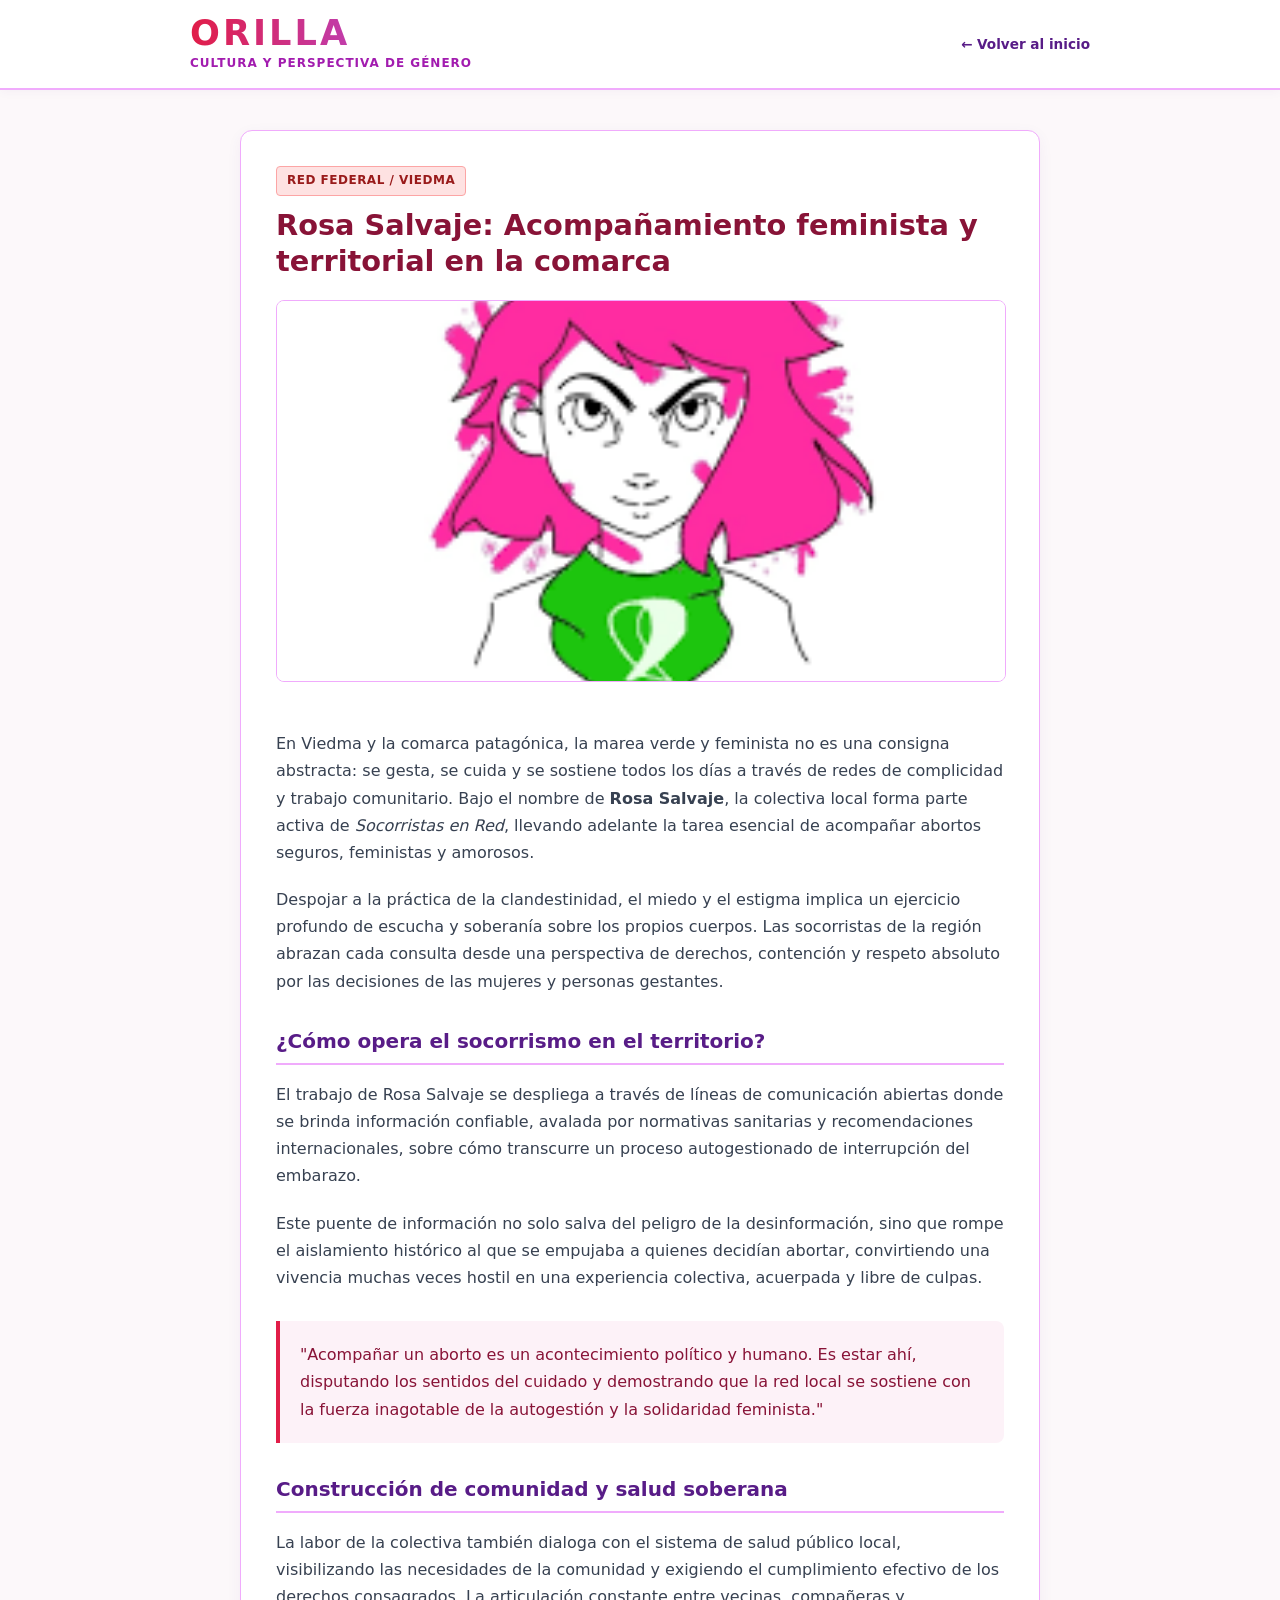
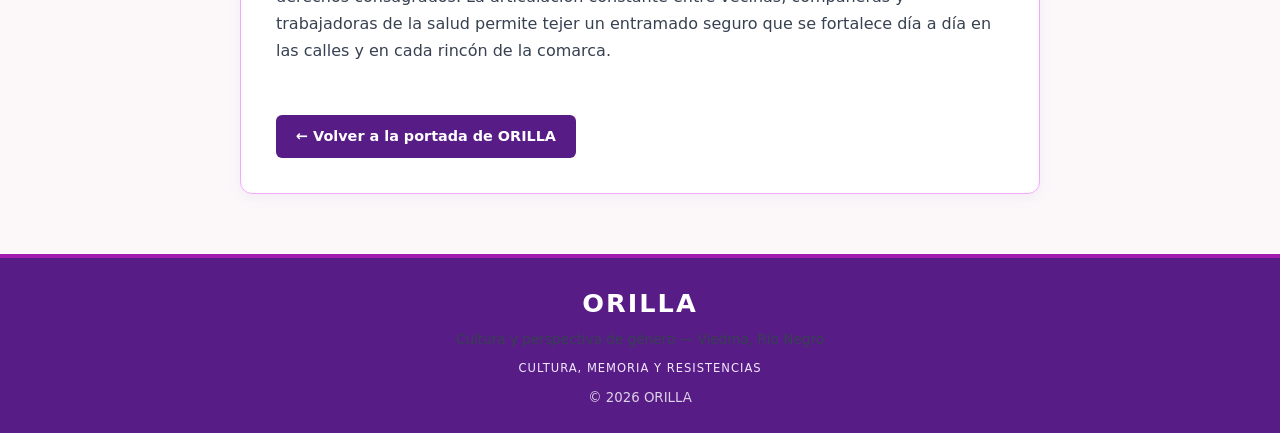
<file: rosa_salvaje.html>
<!DOCTYPE html>
<html lang="es">
<head>
    <meta charset="UTF-8">
    <meta name="viewport" content="width=device-width, initial-scale=1.0">
    <title>Rosa Salvaje — Socorristas en Red (Viedma)</title>
    <style>
        :root {
            --color-primario: #581c87;
            --color-secundario: #a21caf;
            --color-acento: #e11d48;
            --color-fondo: #fcf8fa;
            --color-tarjeta: #ffffff;
            --color-texto: #2b2b2b;
            --borde-suave: #f0abfc;
        }

        html {
            scroll-behavior: smooth;
        }

        body {
            font-family: system-ui, -apple-system, sans-serif;
            background-color: var(--color-fondo);
            color: var(--color-texto);
            margin: 0;
            padding: 0;
            line-height: 1.6;
        }

        /* HEADER Y NAVEGACIÓN */
        header {
            background-color: #ffffff;
            border-bottom: 2px solid var(--borde-suave);
            position: sticky;
            top: 0;
            z-index: 100;
            box-shadow: 0 2px 10px rgba(88, 28, 135, 0.04);
        }

        .header-container {
            max-width: 900px;
            margin: 0 auto;
            padding: 15px 20px;
            display: flex;
            justify-content: space-between;
            align-items: center;
            flex-wrap: wrap;
            gap: 15px;
        }

        .logo-area {
            display: flex;
            flex-direction: column;
        }

        .logo {
            font-size: 2.2rem;
            font-weight: 900;
            letter-spacing: 3px;
            background: linear-gradient(90deg, #e11d48, #a855f7);
            -webkit-background-clip: text;
            -webkit-text-fill-color: transparent;
            margin: 0;
            line-height: 1;
            text-decoration: none;
        }

        .subtitulo {
            font-size: 0.75rem;
            color: var(--color-secundario);
            font-weight: 700;
            text-transform: uppercase;
            letter-spacing: 1px;
            margin-top: 4px;
        }

        nav a {
            color: var(--color-primario);
            text-decoration: none;
            font-weight: 700;
            font-size: 0.85rem;
            transition: color 0.2s;
        }

        nav a:hover {
            color: var(--color-acento);
        }

        /* CONTENIDO PRINCIPAL DE LA NOTA / SECCIÓN */
        main {
            max-width: 800px;
            margin: 40px auto;
            padding: 0 20px;
        }

        .articulo-contenedor {
            background: var(--color-tarjeta);
            border: 1px solid var(--borde-suave);
            border-radius: 12px;
            padding: 35px;
            box-shadow: 0 4px 15px rgba(88, 28, 135, 0.05);
        }

        .badge {
            display: inline-block;
            background-color: #fee2e2;
            color: #991b1b;
            font-size: 0.75rem;
            font-weight: 800;
            padding: 4px 10px;
            border-radius: 4px;
            text-transform: uppercase;
            letter-spacing: 0.5px;
            margin-bottom: 12px;
            border: 1px solid #fca5a5;
        }

        h1 {
            color: #881337;
            font-size: 1.8rem;
            line-height: 1.25;
            margin-top: 0;
            margin-bottom: 20px;
        }

        .imagen-principal {
            width: 100%;
            max-height: 380px;
            object-fit: cover;
            border-radius: 8px;
            margin-bottom: 25px;
            border: 1px solid var(--borde-suave);
        }

        p {
            font-size: 1rem;
            color: #374151;
            margin-bottom: 20px;
            line-height: 1.7;
        }

        h2 {
            color: var(--color-primario);
            font-size: 1.25rem;
            margin-top: 30px;
            margin-bottom: 12px;
            border-bottom: 2px solid var(--borde-suave);
            padding-bottom: 6px;
        }

        .caja-destacada {
            background: #fdf2f8;
            border-left: 4px solid #e11d48;
            padding: 20px;
            border-radius: 0 8px 8px 0;
            margin: 30px 0;
        }

        .caja-destacada p {
            margin: 0;
            color: #881337;
            font-weight: 500;
        }

        .btn-volver {
            display: inline-block;
            background-color: var(--color-primario);
            color: white;
            padding: 10px 20px;
            border-radius: 6px;
            font-weight: bold;
            text-decoration: none;
            font-size: 0.9rem;
            transition: background 0.2s;
            margin-top: 30px;
        }

        .btn-volver:hover {
            background-color: var(--color-secundario);
        }

        /* FOOTER */
        footer {
            background-color: var(--color-primario);
            color: white;
            text-align: center;
            padding: 25px 20px;
            margin-top: 60px;
            border-top: 4px solid var(--color-secundario);
        }

        footer .logo-footer {
            font-size: 1.6rem;
            font-weight: 900;
            letter-spacing: 2px;
            color: white;
            text-decoration: none;
        }

        .contador {
            font-size: 0.72rem;
            color: #f3e8ff;
            margin-top: 8px;
            text-transform: uppercase;
            letter-spacing: 1px;
        }
    </style>
</head>
<body>

    <!-- CABECERA -->
    <header>
        <div class="header-container">
            <div class="logo-area">
                <a href="index.html" class="logo">ORILLA</a>
                <span class="subtitulo">Cultura y perspectiva de género</span>
            </div>
            <nav>
                <a href="index.html">← Volver al inicio</a>
            </nav>
        </div>
    </header>

    <!-- CONTENIDO DE LA PÁGINA -->
    <main>
        <article class="articulo-contenedor">
            <span class="badge">Red Federal / Viedma</span>
            <h1>Rosa Salvaje: Acompañamiento feminista y territorial en la comarca</h1>
            
            <!-- Asegúrate de que este archivo esté en la misma carpeta que rosa_salvaje.html -->
            <img src="rosa_salvaje.jpg" alt="Rosa Salvaje - Socorristas en Red Viedma" class="imagen-principal">

            <p>
                En Viedma y la comarca patagónica, la marea verde y feminista no es una consigna abstracta: se gesta, se cuida y se sostiene todos los días a través de redes de complicidad y trabajo comunitario. Bajo el nombre de <strong>Rosa Salvaje</strong>, la colectiva local forma parte activa de <em>Socorristas en Red</em>, llevando adelante la tarea esencial de acompañar abortos seguros, feministas y amorosos.
            </p>

            <p>
                Despojar a la práctica de la clandestinidad, el miedo y el estigma implica un ejercicio profundo de escucha y soberanía sobre los propios cuerpos. Las socorristas de la región abrazan cada consulta desde una perspectiva de derechos, contención y respeto absoluto por las decisiones de las mujeres y personas gestantes.
            </p>

            <h2>¿Cómo opera el socorrismo en el territorio?</h2>
            <p>
                El trabajo de Rosa Salvaje se despliega a través de líneas de comunicación abiertas donde se brinda información confiable, avalada por normativas sanitarias y recomendaciones internacionales, sobre cómo transcurre un proceso autogestionado de interrupción del embarazo. 
            </p>
            <p>
                Este puente de información no solo salva del peligro de la desinformación, sino que rompe el aislamiento histórico al que se empujaba a quienes decidían abortar, convirtiendo una vivencia muchas veces hostil en una experiencia colectiva, acuerpada y libre de culpas.
            </p>

            <div class="caja-destacada">
                <p>
                    "Acompañar un aborto es un acontecimiento político y humano. Es estar ahí, disputando los sentidos del cuidado y demostrando que la red local se sostiene con la fuerza inagotable de la autogestión y la solidaridad feminista."
                </p>
            </div>

            <h2>Construcción de comunidad y salud soberana</h2>
            <p>
                La labor de la colectiva también dialoga con el sistema de salud público local, visibilizando las necesidades de la comunidad y exigiendo el cumplimiento efectivo de los derechos consagrados. La articulación constante entre vecinas, compañeras y trabajadoras de la salud permite tejer un entramado seguro que se fortalece día a día en las calles y en cada rincón de la comarca.
            </p>

            <a href="index.html" class="btn-volver">← Volver a la portada de ORILLA</a>
        </article>
    </main>

    <!-- FOOTER -->
    <footer>
        <a href="index.html" class="logo-footer">ORILLA</a>
        <p style="font-size: 0.85rem; margin: 4px 0;">Cultura y perspectiva de género — Viedma, Río Negro</p>
        <div class="contador">Cultura, Memoria y Resistencias</div>
        <small style="display: block; margin-top: 10px; opacity: 0.8;">© 2026 ORILLA</small>
    </footer>

</body>
</html>
</file>
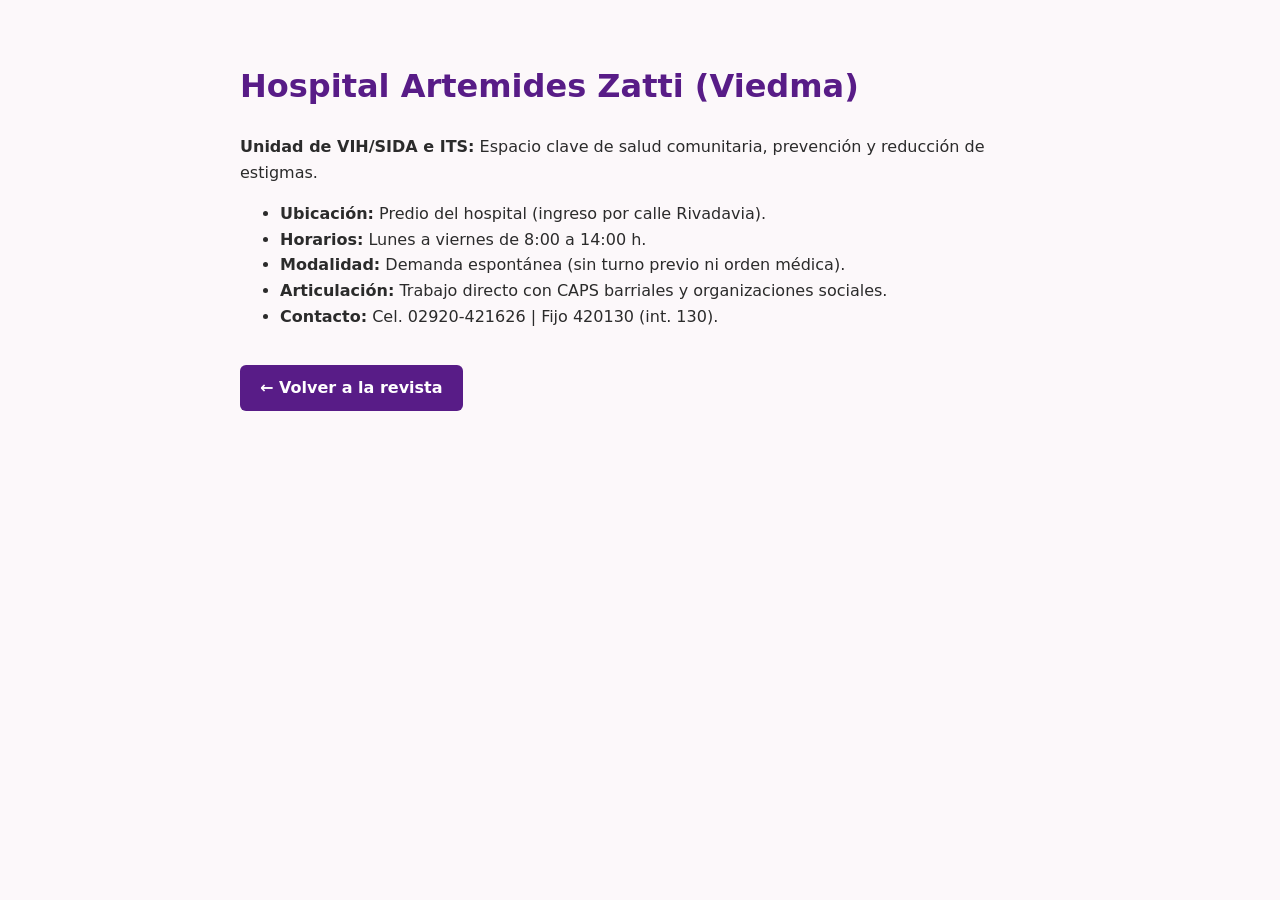
<file: salud-zatti.html>
<!DOCTYPE html>
<html lang="es">
<head>
    <meta charset="UTF-8">
    <meta name="viewport" content="width=device-width, initial-scale=1.0">
    <title>Salud Comunitaria — Hospital Zatti</title>
    <style>
        body { font-family: system-ui, sans-serif; background: #fcf8fa; color: #2b2b2b; padding: 40px 20px; max-width: 800px; margin: 0 auto; line-height: 1.6; }
        h1 { color: #581c87; }
        .btn { display: inline-block; background-color: #581c87; color: white; padding: 10px 20px; border-radius: 6px; text-decoration: none; font-weight: bold; margin-top: 20px; }
    </style>
</head>
<body>
    <h1>Hospital Artemides Zatti (Viedma)</h1>
    <p><strong>Unidad de VIH/SIDA e ITS:</strong> Espacio clave de salud comunitaria, prevención y reducción de estigmas.</p>
    <ul>
        <li><strong>Ubicación:</strong> Predio del hospital (ingreso por calle Rivadavia).</li>
        <li><strong>Horarios:</strong> Lunes a viernes de 8:00 a 14:00 h.</li>
        <li><strong>Modalidad:</strong> Demanda espontánea (sin turno previo ni orden médica).</li>
        <li><strong>Articulación:</strong> Trabajo directo con CAPS barriales y organizaciones sociales.</li>
        <li><strong>Contacto:</strong> Cel. 02920-421626 | Fijo 420130 (int. 130).</li>
    </ul>
    <a href="index.html" class="btn">← Volver a la revista</a>
</body>
</html>
</file>
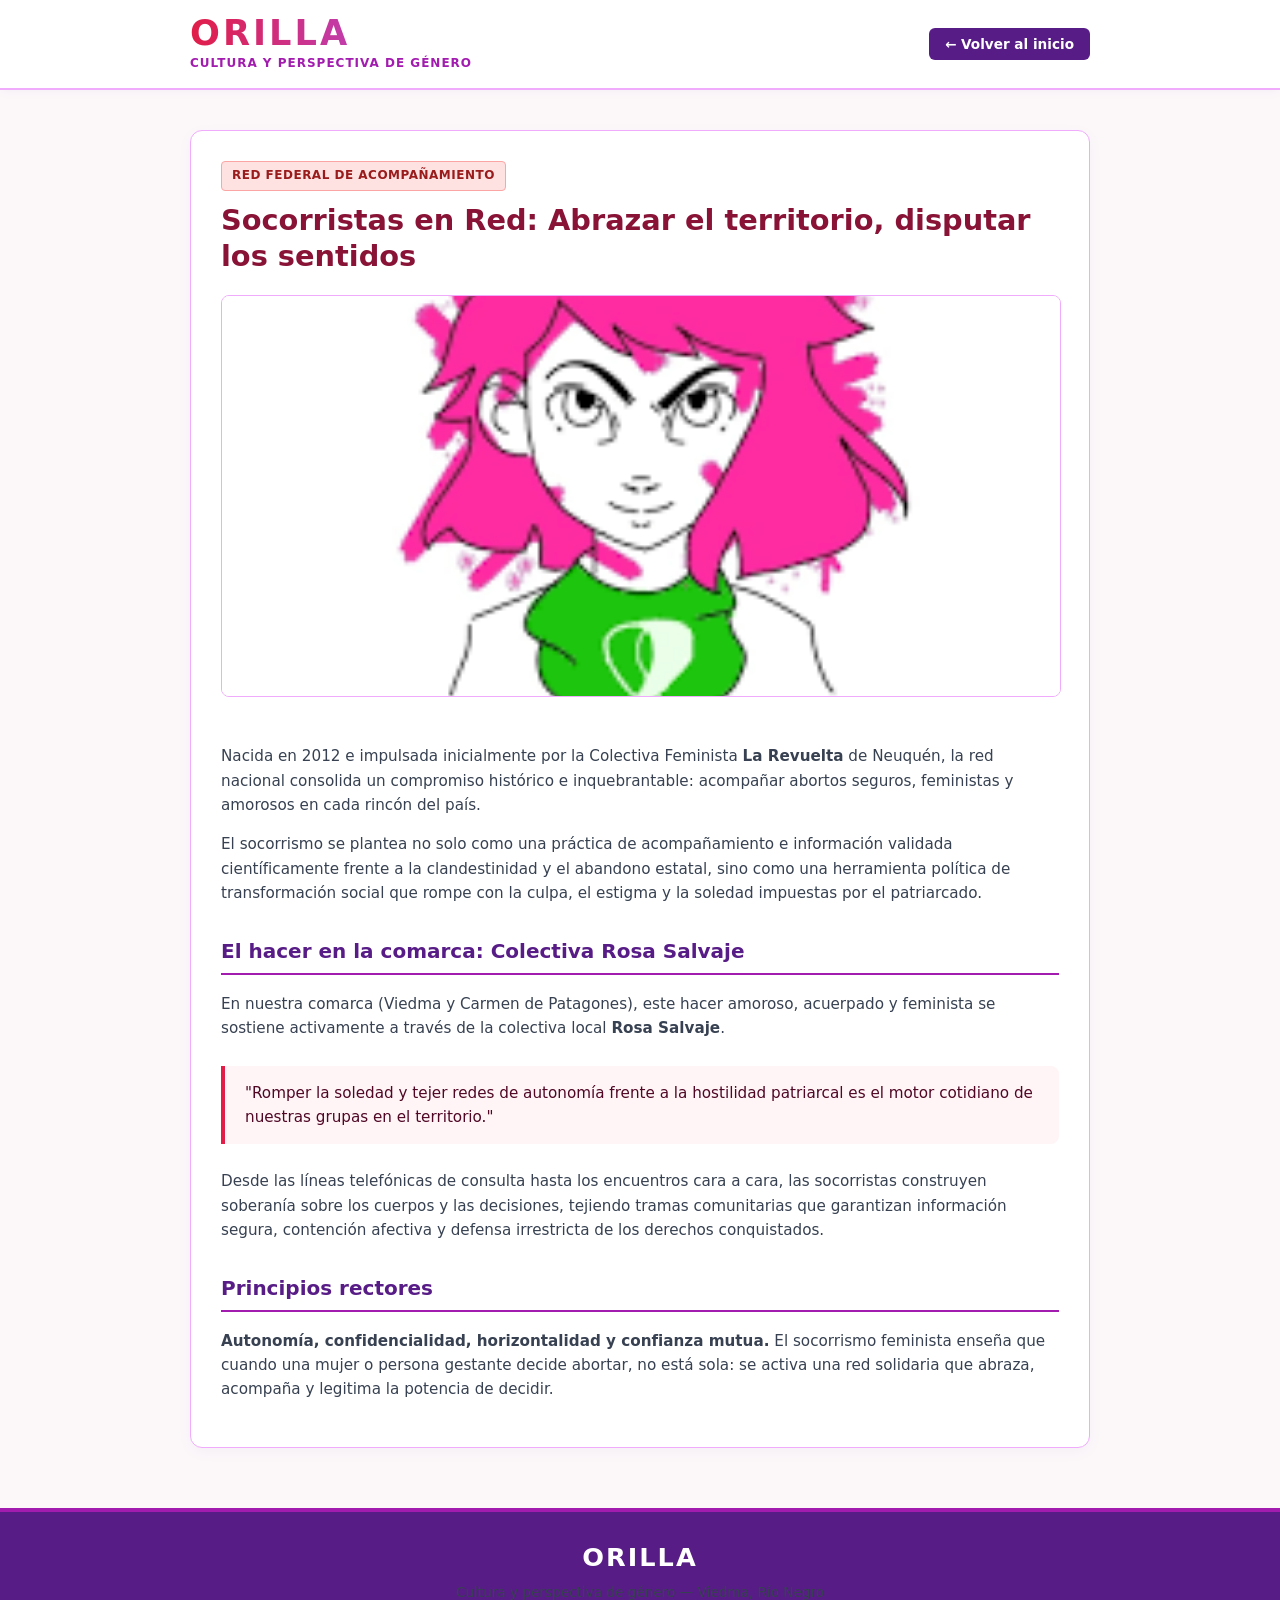
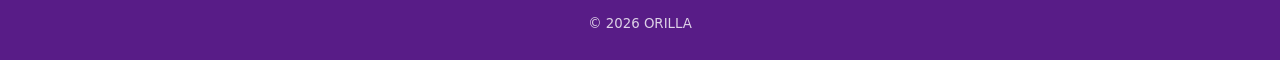
<file: socorristas.html>
<!DOCTYPE html>
<html lang="es">
<head>
    <meta charset="UTF-8">
    <meta name="viewport" content="width=device-width, initial-scale=1.0">
    <title>Socorristas en Red y Rosa Salvaje — ORILLA</title>
    <style>
        :root {
            --color-primario: #581c87;
            --color-secundario: #a21caf;
            --color-acento: #e11d48;
            --color-fondo: #fcf8fa;
            --color-tarjeta: #ffffff;
            --color-texto: #2b2b2b;
            --borde-suave: #f0abfc;
        }

        html {
            scroll-behavior: smooth;
        }

        body {
            font-family: system-ui, -apple-system, sans-serif;
            background-color: var(--color-fondo);
            color: var(--color-texto);
            margin: 0;
            padding: 0;
            line-height: 1.6;
        }

        /* HEADER Y NAVEGACIÓN */
        header {
            background-color: #ffffff;
            border-bottom: 2px solid var(--borde-suave);
            position: sticky;
            top: 0;
            z-index: 100;
            box-shadow: 0 2px 10px rgba(88, 28, 135, 0.04);
        }

        .header-container {
            max-width: 900px;
            margin: 0 auto;
            padding: 15px 20px;
            display: flex;
            justify-content: space-between;
            align-items: center;
            flex-wrap: wrap;
            gap: 15px;
        }

        .logo-area {
            display: flex;
            flex-direction: column;
        }

        .logo {
            font-size: 2.2rem;
            font-weight: 900;
            letter-spacing: 3px;
            background: linear-gradient(90deg, #e11d48, #a855f7);
            -webkit-background-clip: text;
            -webkit-text-fill-color: transparent;
            margin: 0;
            line-height: 1;
            text-decoration: none;
        }

        .subtitulo {
            font-size: 0.75rem;
            color: var(--color-secundario);
            font-weight: 700;
            text-transform: uppercase;
            letter-spacing: 1px;
            margin-top: 4px;
        }

        .btn-volver {
            background-color: var(--color-primario);
            color: white;
            padding: 8px 16px;
            border-radius: 6px;
            font-weight: bold;
            text-decoration: none;
            font-size: 0.85rem;
            transition: background 0.2s;
        }

        .btn-volver:hover {
            background-color: var(--color-secundario);
        }

        /* CONTENIDO PRINCIPAL */
        main {
            max-width: 900px;
            margin: 40px auto;
            padding: 0 20px;
        }

        .articulo-completo {
            background: var(--color-tarjeta);
            border: 1px solid var(--borde-suave);
            border-radius: 12px;
            padding: 30px;
            box-shadow: 0 4px 15px rgba(88, 28, 135, 0.04);
        }

        .badge {
            display: inline-block;
            background-color: #fee2e2;
            color: #991b1b;
            font-size: 0.75rem;
            font-weight: 800;
            padding: 4px 10px;
            border-radius: 4px;
            text-transform: uppercase;
            letter-spacing: 0.5px;
            margin-bottom: 12px;
            border: 1px solid #fca5a5;
        }

        h1 {
            color: #881337;
            font-size: 1.8rem;
            margin-top: 0;
            margin-bottom: 20px;
            line-height: 1.25;
        }

        .imagen-principal {
            width: 100%;
            max-height: 400px;
            object-fit: cover;
            border-radius: 8px;
            margin-bottom: 25px;
            border: 1px solid var(--borde-suave);
        }

        h2 {
            color: var(--color-primario);
            font-size: 1.25rem;
            margin-top: 30px;
            border-bottom: 2px solid var(--color-secundario);
            padding-bottom: 6px;
        }

        p {
            font-size: 0.95rem;
            color: #374151;
            margin-bottom: 15px;
        }

        .caja-destacada {
            background: #fff5f7;
            border-left: 4px solid var(--color-acento);
            padding: 15px 20px;
            border-radius: 0 8px 8px 0;
            margin: 25px 0;
            font-size: 0.95rem;
            color: #500724;
        }

        /* FOOTER */
        footer {
            background-color: var(--color-primario);
            color: white;
            text-align: center;
            padding: 25px 20px;
            margin-top: 60px;
            border-top: 4px solid var(--color-secundario);
        }

        footer .logo-footer {
            font-size: 1.6rem;
            font-weight: 900;
            letter-spacing: 2px;
        }
    </style>
</head>
<body>

    <!-- CABECERA -->
    <header>
        <div class="header-container">
            <div class="logo-area">
                <a href="index.html" class="logo">ORILLA</a>
                <span class="subtitulo">Cultura y perspectiva de género</span>
            </div>
            <nav>
                <a href="index.html" class="btn-volver">← Volver al inicio</a>
            </nav>
        </div>
    </header>

    <!-- CONTENIDO -->
    <main>
        <article class="articulo-completo">
            <span class="badge">Red Federal de Acompañamiento</span>
            <h1>Socorristas en Red: Abrazar el territorio, disputar los sentidos</h1>
            
            <img src="rosa_salvaje.jpg" alt="Colectiva Rosa Salvaje Viedma" class="imagen-principal">

            <p>Nacida en 2012 e impulsada inicialmente por la Colectiva Feminista <strong>La Revuelta</strong> de Neuquén, la red nacional consolida un compromiso histórico e inquebrantable: acompañar abortos seguros, feministas y amorosos en cada rincón del país.</p>

            <p>El socorrismo se plantea no solo como una práctica de acompañamiento e información validada científicamente frente a la clandestinidad y el abandono estatal, sino como una herramienta política de transformación social que rompe con la culpa, el estigma y la soledad impuestas por el patriarcado.</p>

            <h2>El hacer en la comarca: Colectiva Rosa Salvaje</h2>

            <p>En nuestra comarca (Viedma y Carmen de Patagones), este hacer amoroso, acuerpado y feminista se sostiene activamente a través de la colectiva local <strong>Rosa Salvaje</strong>.</p>

            <div class="caja-destacada">
                "Romper la soledad y tejer redes de autonomía frente a la hostilidad patriarcal es el motor cotidiano de nuestras grupas en el territorio."
            </div>

            <p>Desde las líneas telefónicas de consulta hasta los encuentros cara a cara, las socorristas construyen soberanía sobre los cuerpos y las decisiones, tejiendo tramas comunitarias que garantizan información segura, contención afectiva y defensa irrestricta de los derechos conquistados.</p>

            <h2>Principios rectores</h2>
            <p><strong>Autonomía, confidencialidad, horizontalidad y confianza mutua.</strong> El socorrismo feminista enseña que cuando una mujer o persona gestante decide abortar, no está sola: se activa una red solidaria que abraza, acompaña y legitima la potencia de decidir.</p>
        </article>
    </main>

    <!-- FOOTER -->
    <footer>
        <div class="logo-footer">ORILLA</div>
        <p style="font-size: 0.85rem; margin: 4px 0;">Cultura y perspectiva de género — Viedma, Río Negro</p>
        <small style="display: block; margin-top: 10px; opacity: 0.8;">© 2026 ORILLA</small>
    </footer>

</body>
</html>
</file>
